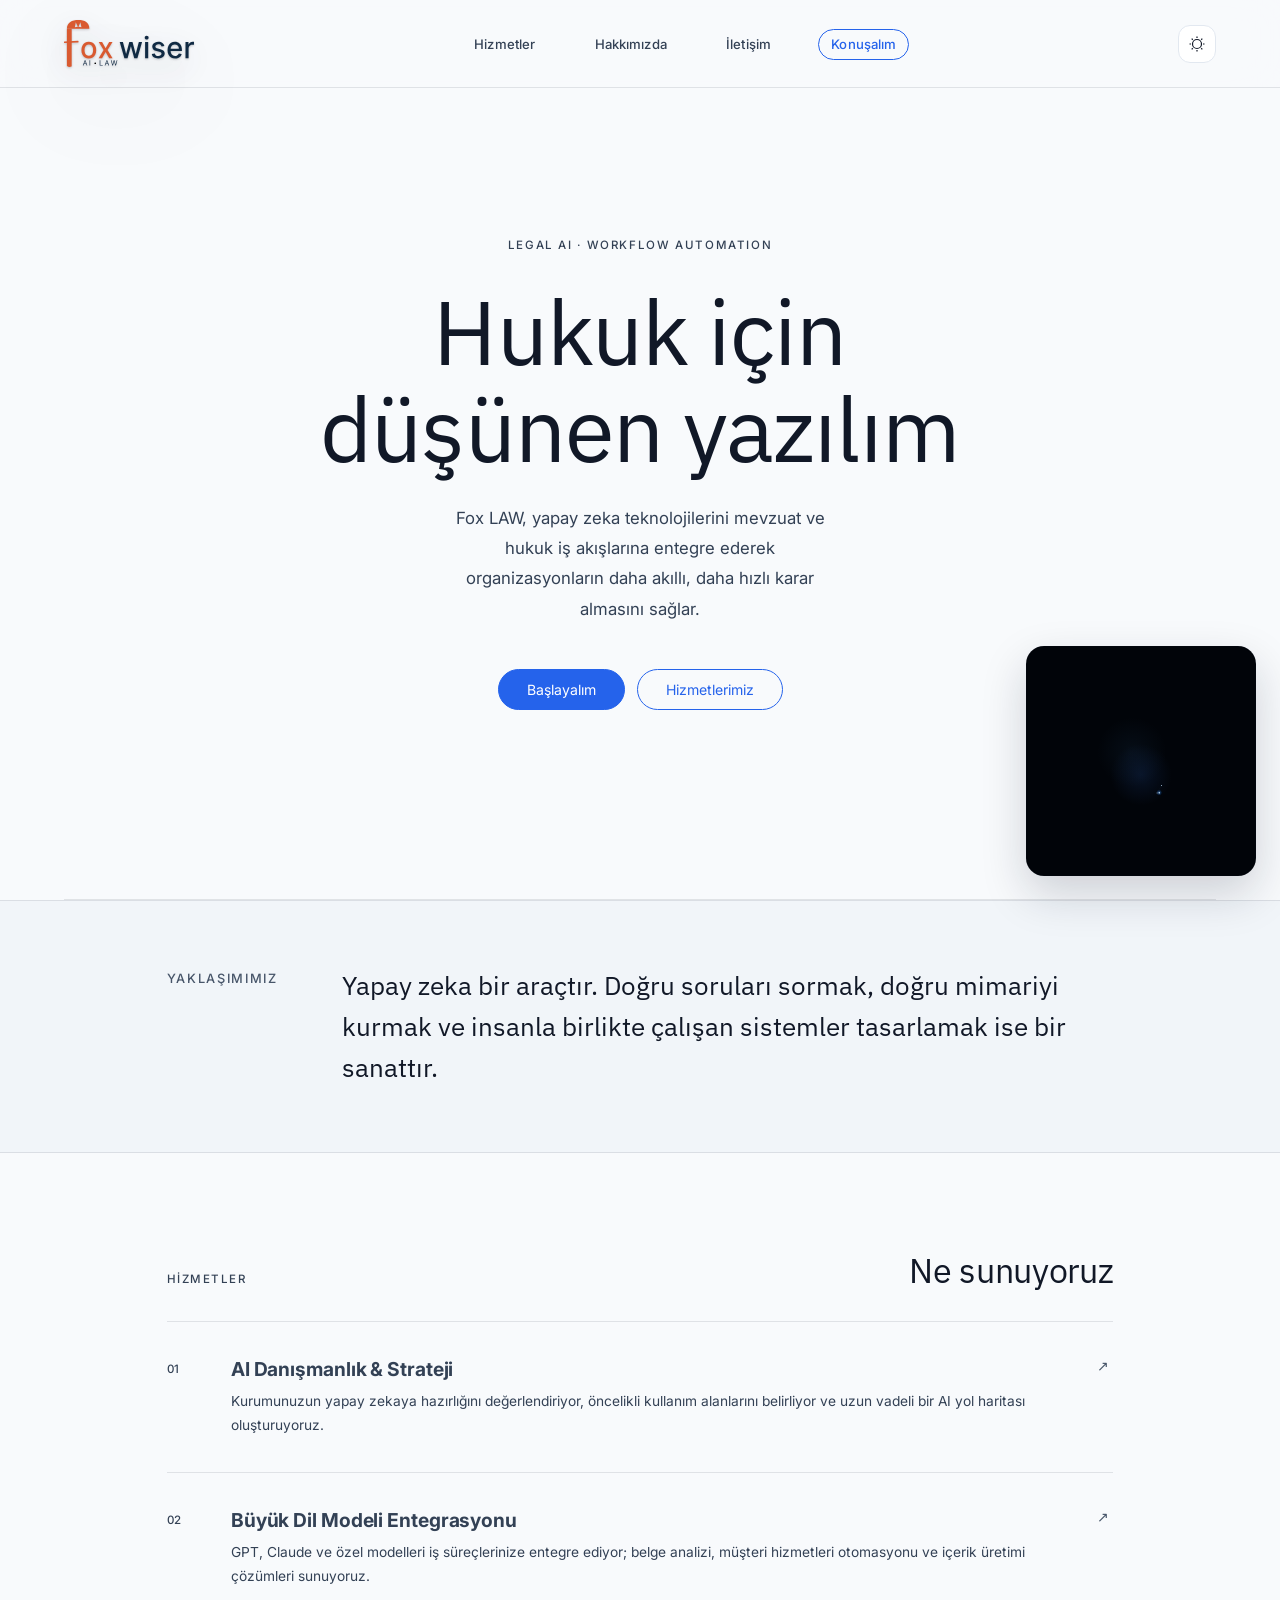
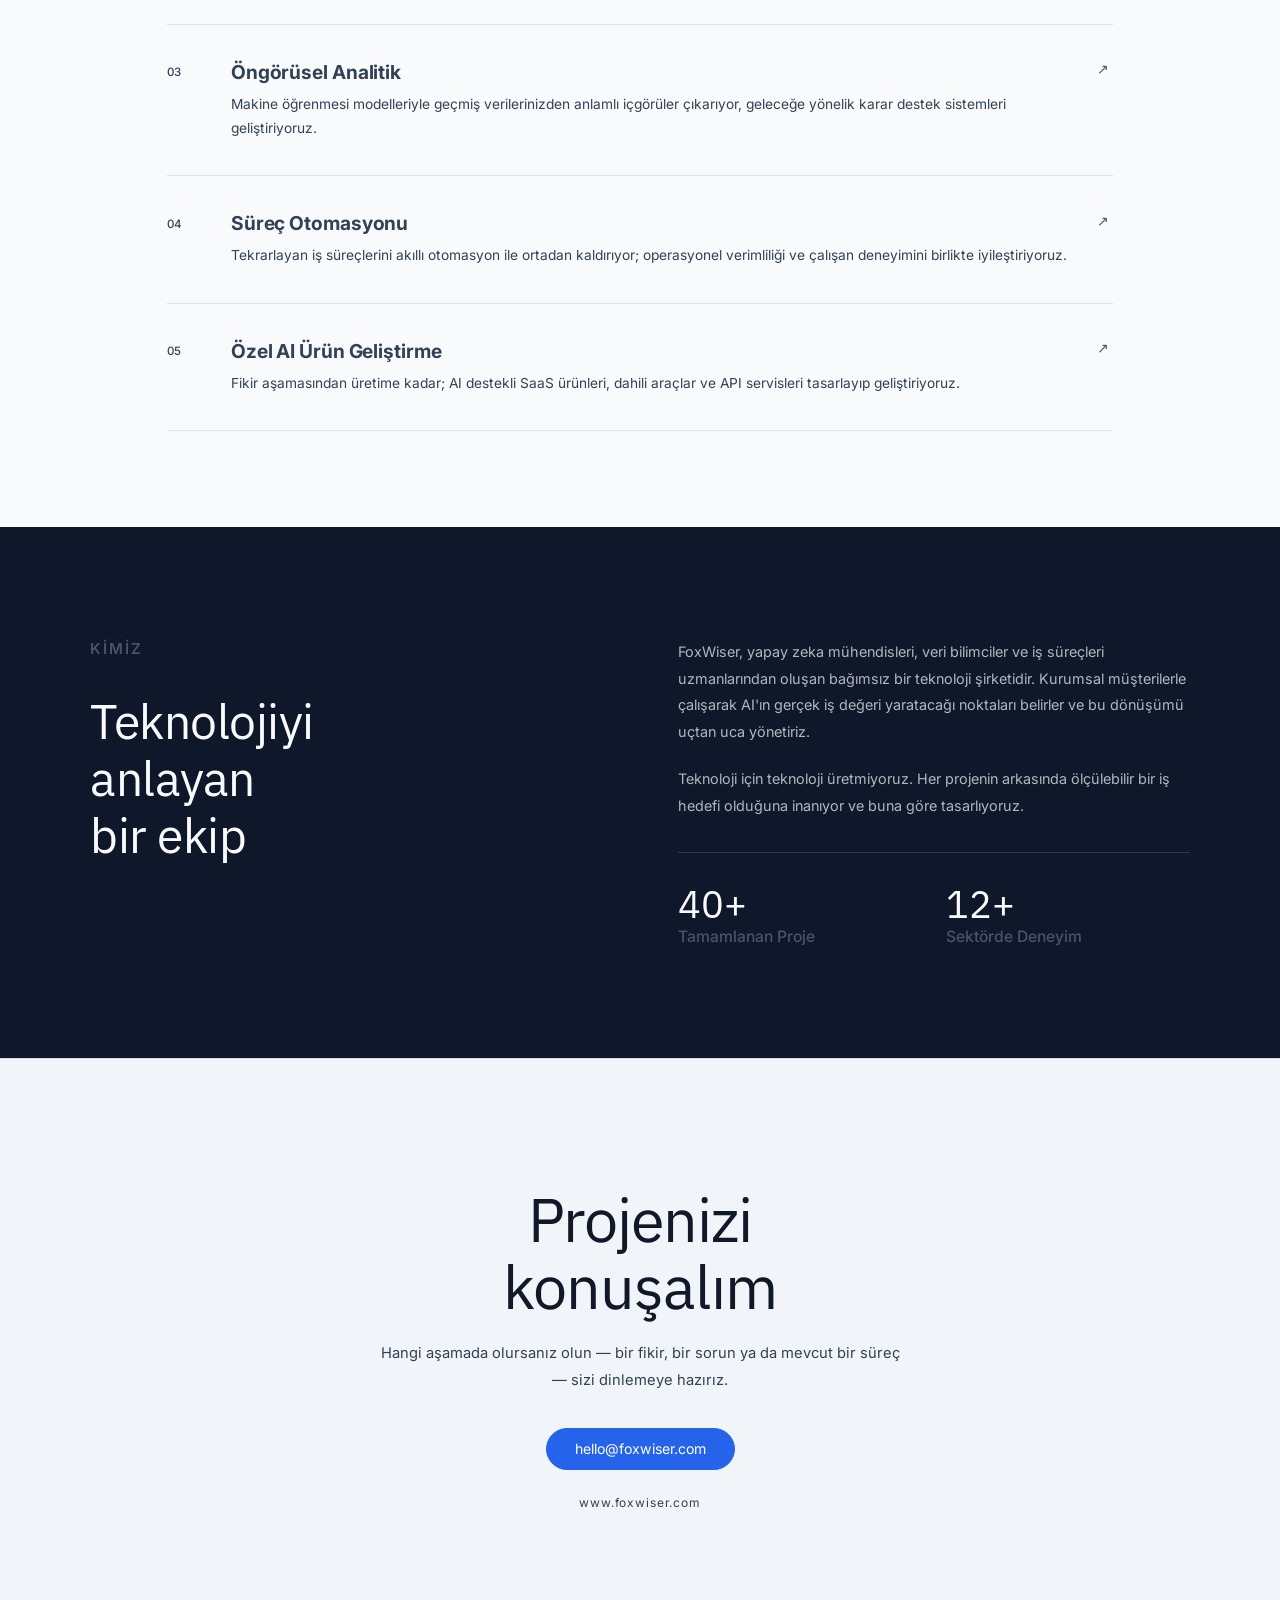
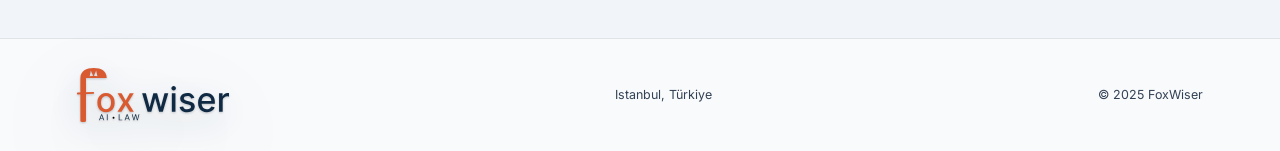
<file: index.html>
<!DOCTYPE html>

<html lang="tr">
<head>
<meta charset="utf-8"/>
<meta content="width=device-width, initial-scale=1.0" name="viewport"/>
<title>FOX LAW — Legal AI</title>
<link id="siteFavicon" rel="icon" type="image/svg+xml" sizes="any" href="favicon-light.svg">
<link id="siteFaviconPng" rel="icon" type="image/png" sizes="32x32" href="favicon-light-32.png">
<link id="siteShortcutIcon" rel="shortcut icon" href="favicon.ico">
<link id="siteAppleTouchIcon" rel="apple-touch-icon" sizes="180x180" href="favicon-light-180.png">
<link rel="manifest" href="site.webmanifest">
<link href="https://fonts.googleapis.com" rel="preconnect"/>
<link crossorigin="" href="https://fonts.gstatic.com" rel="preconnect"/>
<link href="https://fonts.googleapis.com/css2?family=Inter:wght@300;400;500;600;700&amp;family=IBM+Plex+Sans:wght@300;400;500;600;700&amp;display=swap" rel="stylesheet"/>
<link href="services.css" rel="stylesheet"/>
<link href="widget.css" rel="stylesheet"/>
<style>
*, *::before, *::after { margin: 0; padding: 0; box-sizing: border-box; }

:root {
  /* ── Typography ─────────────────────────────────────────────── */
  --serif: 'IBM Plex Sans', system-ui, -apple-system, 'Segoe UI', Roboto, Helvetica, Arial, sans-serif;
  --sans:  'Inter', system-ui, -apple-system, 'Segoe UI', Roboto, Helvetica, Arial, sans-serif;

  /* ── Brand palette (Light) ──────────────────────────────────── */
  --page:       #F8FAFC;
  --surface:    #FFFFFF;
  --surface-2:  #F1F5F9;

  --text:       #111827;
  --text-2:     #334155;
  --text-3:     #475569;
  --label:      var(--text-3);

  /* Subheading (palette: Slate) */
  --subhead:    #334155;

  --border:     #E2E8F0;
  --border-2:   #CBD5E1;

  --brand-ink:  #0F172A; /* brand anchor for dark sections */
  --on-dark:   #F8FAFC;
  --on-action: #FFFFFF;

  --action:         #2563EB;
  --action-hover:   #1D4ED8;
  --action-pressed: #1E40AF;

  --action-soft:    rgba(37, 99, 235, 0.12);
  --action-soft-2:  rgba(37, 99, 235, 0.18);

  /* Status (optional) */
  --success: #0F766E;
  --warning: #D97706;
  --error:   #DC2626;

  /* UI */
  --rule: rgba(15, 23, 42, 0.10);
  --nav-bg: rgba(248, 250, 252, 0.86);
  --nav-bg-solid: rgba(248, 250, 252, 0.96);

  /* Legacy aliases used in the template */
  --cream:   var(--page);
  --cream-2: var(--surface-2);
  --ink:     var(--text);
  --ink-60:  var(--text-2);
  --ink-30:  var(--text-3);
}

html[data-theme="dark"] {
  /* ── Brand palette (Dark) ───────────────────────────────────── */
  --page:       #0B1120;
  --surface:    #111827;
  --surface-2:  #1F2937;

  --text:       #F8FAFC;
  --text-2:     #F1F5F9;
  --text-3:     #E2E8F0;

  /* Label text (readable) */
  --label:      #F1F5F9;

  /* Subheading on dark */
  --subhead:    #F1F5F9;

  --border:     #334155;
  --border-2:   #475569;

  --brand-ink:  #0B1120;
  --on-dark:   #F8FAFC;
  --on-action: #0B1120;

  --action:         #60A5FA;
  --action-hover:   #3B82F6;
  --action-pressed: #2563EB;

  --action-soft:    rgba(96, 165, 250, 0.12);
  --action-soft-2:  rgba(96, 165, 250, 0.18);

  --rule: rgba(248, 250, 252, 0.12);
  --nav-bg: rgba(11, 17, 32, 0.72);
  --nav-bg-solid: rgba(11, 17, 32, 0.92);
}

html { scroll-behavior: smooth; }
body {
  font-family: var(--sans);
  background: var(--cream);
  color: var(--ink);
  -webkit-font-smoothing: antialiased;
  overflow-x: hidden;
}

/* ─── NAV ─── */
nav {
  position: fixed; top: 0; left: 0; right: 0; z-index: 200;
  display: flex; align-items: center; justify-content: space-between;
  padding: 0 5vw; height: 88px;
  background: var(--nav-bg);
  backdrop-filter: blur(20px) saturate(1.4);
  -webkit-backdrop-filter: blur(20px) saturate(1.4);
  border-bottom: 1px solid var(--rule);
}
.logo {
  display: inline-flex;
  align-items: center;
  gap: 10px;
  text-decoration: none;
  color: var(--text);
  z-index: 201;
}
.logo-img {
  height: clamp(46px, 3.6vw, 58px);
  width: auto;
  display: block;
}

/* Logo shadow (clean + premium) */
.logo-img,
.footer-logo-img {
  /* Stronger, still premium: contact + ambient + lift */
  filter: drop-shadow(0 1px 1px rgba(15, 23, 42, 0.22))
          drop-shadow(0 10px 18px rgba(15, 23, 42, 0.18))
          drop-shadow(0 28px 48px rgba(15, 23, 42, 0.14));
  -webkit-filter: drop-shadow(0 1px 1px rgba(15, 23, 42, 0.22))
          drop-shadow(0 10px 18px rgba(15, 23, 42, 0.18))
          drop-shadow(0 28px 48px rgba(15, 23, 42, 0.14));
}


html[data-theme="dark"] .logo-img,
html[data-theme="dark"] .footer-logo-img {
  /* Dark surfaces: tiny edge lift + deeper shadow so it doesn't feel like a sticker */
  filter: drop-shadow(0 0 0.75px rgba(255, 255, 255, 0.10))
          drop-shadow(0 2px 2px rgba(0, 0, 0, 0.55))
          drop-shadow(0 16px 32px rgba(0, 0, 0, 0.65));
  -webkit-filter: drop-shadow(0 0 0.75px rgba(255, 255, 255, 0.10))
          drop-shadow(0 2px 2px rgba(0, 0, 0, 0.55))
          drop-shadow(0 16px 32px rgba(0, 0, 0, 0.65));
}

.logo-text {
  position: absolute;
  width: 1px; height: 1px;
  padding: 0; margin: -1px;
  overflow: hidden; clip: rect(0,0,0,0);
  white-space: nowrap; border: 0;
}

/* Desktop nav */
.nav-desktop {
  display: flex;
  align-items: center;
  gap: 2.2rem;
  list-style: none;
  position: relative;
}
.nav-hover-indicator {
  position: absolute;
  top: 50%;
  left: 0;
  transform: translateY(-50%);
  height: 34px;
  border-radius: 999px;
  background: var(--action-soft);
  border: 1px solid var(--border);
  opacity: 0;
  pointer-events: none;
  z-index: 0;
  transition: all 0.18s ease;
}
.nav-desktop.has-hover .nav-hover-indicator { opacity: 1; }
.nav-desktop a {
  font-size: 0.82rem; font-weight: 500; letter-spacing: 0.01em;
  color: var(--ink-60); text-decoration: none; transition: color 0.2s;
  padding: 0.38rem 0.75rem;
  border-radius: 999px;
  position: relative;
  z-index: 1;
}
.nav-desktop a:hover { color: var(--ink); font-weight: 600; }
.nav-cta {
  color: var(--action) !important;
  border: 1px solid var(--action) !important;
  padding: 0.38rem 1.1rem; border-radius: 100px;
  transition: background 0.2s, color 0.2s, border-color 0.2s !important;

  font-weight: 600;}
.nav-cta:hover {
  background: var(--action-soft) !important;
  border-color: var(--action) !important;
  color: var(--action-hover) !important;
}

/* Hamburger */
.hamburger {
  display: none;
  flex-direction: column; justify-content: center; gap: 5px;
  width: 36px; height: 36px; cursor: pointer;
  background: none; border: none; padding: 4px; z-index: 201;
}
.hamburger span {
  display: block; height: 1.5px;
  background: var(--ink); border-radius: 2px;
  transition: transform 0.3s, opacity 0.3s, width 0.3s;
  transform-origin: center;
}
.hamburger.open span:nth-child(1) { transform: translateY(6.5px) rotate(45deg); }
.hamburger.open span:nth-child(2) { opacity: 0; }
.hamburger.open span:nth-child(3) { transform: translateY(-6.5px) rotate(-45deg); }

/* Theme toggle */
.theme-toggle{
  display: inline-flex;
  align-items: center;
  justify-content: center;
  width: 38px; height: 38px;
  border-radius: 12px;
  border: 1px solid var(--border);
  background: var(--surface);
  cursor: pointer;
  transition: background 0.2s, border-color 0.2s, transform 0.2s;
}
.theme-toggle:hover{
  background: var(--surface-2);
  border-color: var(--border-2);
}
.theme-toggle:active{ transform: translateY(1px); }
.theme-toggle svg{ width: 18px; height: 18px; fill: none; stroke: var(--text); stroke-width: 1.6; }
html[data-theme="dark"] .theme-toggle svg.sun{ display:none; }
html:not([data-theme="dark"]) .theme-toggle svg.moon{ display:none; }

/* Mobile menu */
.mobile-menu {
  display: none;
  position: fixed; top: 88px; left: 0; right: 0; bottom: 0;
  background: var(--nav-bg-solid);
  backdrop-filter: blur(20px);
  -webkit-backdrop-filter: blur(20px);
  z-index: 199;
  flex-direction: column; justify-content: center; align-items: center;
  gap: 0;
  opacity: 0; pointer-events: none;
  transition: opacity 0.3s ease;
}
.mobile-menu.open { opacity: 1; pointer-events: all; }
.mobile-menu a {
  display: block; width: 100%;
  font-family: var(--serif); font-style: italic;
  font-size: 2rem; font-weight: 500;
  color: var(--ink); text-decoration: none;
  text-align: center;
  padding: 1.1rem 2rem;
  border-bottom: 1px solid var(--rule);
  transition: color 0.2s, background 0.2s;
}
.mobile-menu a:first-child { border-top: 1px solid var(--rule); }
.mobile-menu a:hover { color: var(--ink-60); }
.mobile-menu .m-cta {
  margin-top: 2rem;
  font-family: var(--sans); font-style: normal;
  font-size: 0.95rem;
  background: var(--ink); color: var(--cream) !important;
  border-radius: 100px;
  width: auto; padding: 0.8rem 2.5rem;
  border: none;
}

/* ─── HERO ─── */
.hero {
  min-height: 100svh;
  display: flex; flex-direction: column;
  align-items: center; justify-content: center;
  text-align: center;
  padding: 9rem 6vw 6rem;
  position: relative;
}
.hero-eyebrow {
  font-size: 0.72rem; font-weight: 500;
  letter-spacing: 0.14em; text-transform: uppercase;
  color: var(--ink-60); margin-bottom: 2rem;
  opacity: 0; animation: rise 0.9s 0.15s cubic-bezier(0.22,1,0.36,1) forwards;
}
.hero h1 {
  font-family: var(--serif); font-weight: 400;
  font-size: clamp(2.6rem, 7vw, 5.8rem);
  line-height: 1.08; letter-spacing: -0.01em;
  max-width: 800px; margin: 0 auto 1.6rem;
  opacity: 0; animation: rise 1s 0.3s cubic-bezier(0.22,1,0.36,1) forwards;
}
.hero h1 em { font-style: italic; color: var(--ink-60); }
.hero-sub {
  font-size: clamp(0.95rem, 2.5vw, 1.05rem); font-weight: 400;
  line-height: 1.8; color: var(--ink-60);
  max-width: 420px; margin: 0 auto 2.8rem;
  padding: 0 1rem;
  opacity: 0; animation: rise 1s 0.45s cubic-bezier(0.22,1,0.36,1) forwards;
}
.hero-actions {
  display: flex; align-items: center; justify-content: center;
  gap: 0.75rem; flex-wrap: wrap;
  padding: 0 1rem;
  opacity: 0; animation: rise 1s 0.6s cubic-bezier(0.22,1,0.36,1) forwards;
}
.btn {
  font-family: var(--sans); font-size: 0.88rem; font-weight: 400;
  text-decoration: none; border-radius: 100px;
  padding: 0.7rem 1.75rem;
  transition: all 0.22s ease;
  display: inline-block; white-space: nowrap;
}
.btn-dark  { background: var(--action); color: var(--on-action); border: 1px solid var(--action); }
.btn-dark:hover  { background: var(--action-hover); border-color: var(--action-hover); box-shadow: 0 6px 22px rgba(15,23,42,0.18); transform: translateY(-1px); }
.btn-dark:active { background: var(--action-pressed); border-color: var(--action-pressed); transform: translateY(0); box-shadow: none; }
.btn-outline { background: transparent; color: var(--action); border: 1px solid var(--action); }
.btn-outline:hover { background: var(--action-soft); border-color: var(--action-hover); color: var(--action-hover); }
.btn-outline:active { background: var(--action-soft-2); border-color: var(--action-pressed); color: var(--action-pressed); }
.hero-rule { position: absolute; bottom: 0; left: 5vw; right: 5vw; height: 1px; background: var(--rule); }

@keyframes rise {
  from { opacity: 0; transform: translateY(22px); }
  to   { opacity: 1; transform: translateY(0); }
}

/* ─── INTRO ─── */
.intro-wrap { background: var(--cream-2); border-top: 1px solid var(--rule); border-bottom: 1px solid var(--rule); }
.intro-strip {
  max-width: 1100px; margin: 0 auto;
  padding: 4rem 6vw;
  display: flex; align-items: flex-start; gap: 5vw;
}
.intro-label {
  font-size: 0.80rem; font-weight: 500;
  letter-spacing: 0.13em; text-transform: uppercase;
  color: var(--label); padding-top: 0.35rem;
  min-width: 80px; flex-shrink: 0;
}
.intro-text {
  font-family: var(--serif);
  font-size: clamp(1.15rem, 2.5vw, 1.65rem);
  font-weight: 400; line-height: 1.55; color: var(--ink);
}
.intro-text em { font-style: italic; color: var(--ink-60); }

/* ─── SERVICES ─── */
.services { max-width: 1100px; margin: 0 auto; padding: 6rem 6vw; }
.section-header {
  display: flex; align-items: baseline; justify-content: space-between;
  padding-bottom: 1.8rem; border-bottom: 1px solid var(--rule);
}
.section-tag {
  font-size: 0.72rem; font-weight: 500;
  letter-spacing: 0.13em; text-transform: uppercase; color: var(--ink-60);
}
.section-title {
  font-family: var(--serif); font-weight: 400;
  font-size: clamp(1.4rem, 3vw, 2.1rem); letter-spacing: -0.01em;
}
.service-list { list-style: none; }
.service-item {
  display: grid; grid-template-columns: 40px 1fr 20px;
  gap: 0 1.5rem; padding: 2.2rem 0;
  border-bottom: 1px solid var(--rule);
  position: relative;
  cursor: pointer;
}

.service-item::after {
  content: ''; position: absolute;
  left: -6vw; right: -6vw; top: 0; bottom: 0;
  background: var(--cream-2); opacity: 0;
  transition: opacity 0.2s; z-index: -1;
}
.service-item:hover::after { opacity: 1; }
.svc-num { font-size: 0.72rem; color: var(--ink-60); font-weight: 500; padding-top: 0.2rem; line-height: 1.6; }
.svc-body h3 {
  font-family: var(--sans);
  font-size: clamp(1rem, 2vw, 1.2rem);
  font-weight: 700;
  color: var(--subhead);
  margin-bottom: 0.5rem; letter-spacing: -0.005em;
}
.service-title{
  color: inherit;
  text-decoration: none;
}
.service-title:hover{
  color: var(--action-hover);
}
.svc-body p {
  font-size: 0.86rem; font-weight: 400;
  color: var(--ink-60); line-height: 1.75;
}
.svc-arrow {
  font-size: 0.85rem;
  color: var(--ink-30);
  padding-top: 0.2rem;
  align-self: start;
  transition: color 0.2s, transform 0.2s, background 0.2s;
  background: transparent;
  border: 0;
  cursor: pointer;
  line-height: 1;
}
.svc-arrow:focus-visible { outline: 2px solid var(--action); outline-offset: 3px; border-radius: 10px; }
.service-item:hover .svc-arrow { color: var(--action); transform: translateY(-1px); }
.service-item:hover .svc-arrow { color: var(--ink); transform: translate(3px,-3px); }

/* ─── ABOUT ─── */
.about { background: var(--brand-ink); color: var(--on-dark); padding: 7rem 6vw; }
.about-inner {
  max-width: 1100px; margin: 0 auto;
  display: grid; grid-template-columns: 1fr 1fr;
  gap: 6vw; align-items: start;
}
.about-label { font-size: 0.94rem; font-weight: 600; letter-spacing: 0.13em; text-transform: uppercase; color: var(--label); margin-bottom: 2.2rem; }
.about h2 {
  font-family: var(--serif); font-weight: 400;
  font-size: clamp(1.8rem, 4vw, 3rem);
  line-height: 1.18; letter-spacing: -0.01em;
}
.about h2 em { font-style: italic; color: rgba(248,250,252,0.55); }
.about-right p {
  font-size: 0.9rem; font-weight: 400;
  line-height: 1.85; color: rgba(248,250,252,0.70);
  margin-bottom: 1.3rem;
}
.about-rule { height: 1px; background: rgba(248,250,252,0.14); margin: 2rem 0; }
.about-stats { display: grid; grid-template-columns: 1fr 1fr; gap: 1.5rem; }
.stat-num {
  font-family: var(--serif); font-size: 2.4rem; font-weight: 400;
  color: var(--cream); line-height: 1; margin-bottom: 0.25rem;
}
.stat-label { font-size: 0.98rem; font-weight: 500; color: var(--label); }

/* ─── PRINCIPLES ─── */
.principles { max-width: 1100px; margin: 0 auto; padding: 6rem 6vw; }
.principles-grid {
  display: grid; grid-template-columns: repeat(3, 1fr);
  gap: 1px; background: var(--rule);
  border: 1px solid var(--rule); margin-top: 2.5rem;
}
.p-card { background: var(--cream); padding: 2.4rem 1.8rem; transition: background 0.2s; }
.p-card:hover { background: var(--cream-2); }
.p-num { font-size: 0.7rem; color: var(--ink-60); font-weight: 500; letter-spacing: 0.08em; margin-bottom: 1.5rem; }
.p-card h3 {
  font-family: var(--serif); font-size: 1.1rem; font-weight: 400;
  margin-bottom: 0.75rem; line-height: 1.3;
}
.p-card p { font-size: 0.84rem; font-weight: 400; color: var(--ink-60); line-height: 1.75; }

/* ─── CTA ─── */
.cta-section {
  background: var(--cream-2); border-top: 1px solid var(--rule);
  padding: 8rem 6vw; text-align: center;
}
.cta-inner { max-width: 520px; margin: 0 auto; }
.cta-inner h2 {
  font-family: var(--serif); font-weight: 400;
  font-size: clamp(2rem, 5vw, 3.8rem);
  line-height: 1.1; letter-spacing: -0.015em; margin-bottom: 1.2rem;
}
.cta-inner h2 em { font-style: italic; color: var(--ink-60); }
.cta-inner p {
  font-size: 0.92rem; font-weight: 400;
  color: var(--ink-60); line-height: 1.8; margin-bottom: 2.2rem;
}
.cta-domain {
  display: block; font-size: 0.75rem; font-weight: 400;
  color: var(--ink-60); letter-spacing: 0.07em; margin-top: 1.6rem;
}

/* ─── FOOTER ─── */
footer {
  background: var(--cream); border-top: 1px solid var(--rule);
  padding: 1.8rem 6vw;
  display: flex; align-items: center; justify-content: space-between;
  flex-wrap: wrap; gap: 0.75rem;
}
.footer-logo { display: inline-flex; align-items: center; gap: 10px; text-decoration: none; color: var(--text); }
.footer-logo-img { height: 54px; width: auto; display: block; }
.footer-mid, .footer-right { font-size: 0.78rem; color: var(--ink-60); }

/* ─── REVEAL ─── */
.reveal {
  opacity: 0; transform: translateY(16px);
  transition: opacity 0.75s cubic-bezier(0.22,1,0.36,1),
              transform 0.75s cubic-bezier(0.22,1,0.36,1);
}
.reveal.visible { opacity: 1; transform: translateY(0); }

/* ─── MOBILE ─── */
@media (max-width: 767px) {
  nav { height: 80px; }
  .logo-img { height: 44px; }
  .footer-logo-img { height: 48px; }

  /* Show hamburger, hide desktop nav */
  .nav-desktop { display: none; }
  .hamburger  { display: flex; }
  .mobile-menu { display: flex; top: 80px; }

  /* Hero */
  .hero { padding: 7rem 6vw 5rem; min-height: 100svh; }
  .hero h1 { font-size: clamp(2.4rem, 11vw, 3.2rem); }
  .hero-sub { font-size: 0.97rem; max-width: 100%; }
  .hero-actions { flex-direction: column; align-items: stretch; width: 100%; max-width: 320px; margin: 0 auto; }
  .btn { text-align: center; padding: 0.85rem 1.5rem; font-size: 0.92rem; }

  /* Intro */
  .intro-strip { flex-direction: column; gap: 0.75rem; padding: 3rem 6vw; }
  .intro-label { padding-top: 0; }
  .intro-text { font-size: clamp(1.15rem, 5vw, 1.4rem); }

  /* Services */
  .services { padding: 4.5rem 6vw; }
  .section-header { flex-direction: column; gap: 0.5rem; align-items: flex-start; }
  .service-item { grid-template-columns: 32px 1fr; gap: 0 1rem; padding: 1.8rem 0; }
  .svc-arrow { display: none; }
  .service-item::after { left: -6vw; right: -6vw; }

  /* About */
  .about { padding: 5rem 6vw; }
  .about-inner { grid-template-columns: 1fr; gap: 2.5rem; }
  .about h2 { font-size: clamp(1.8rem, 8vw, 2.4rem); }

  /* Principles */
  .principles { padding: 4.5rem 6vw; }
  .principles-grid { grid-template-columns: 1fr; }
  .p-card { padding: 2rem 1.6rem; }

  /* CTA */
  .cta-section { padding: 5.5rem 6vw; }
  .cta-inner h2 { font-size: clamp(2rem, 9vw, 2.8rem); }
  .cta-inner .btn { width: 100%; text-align: center; }

  /* Footer */
  footer { flex-direction: column; align-items: flex-start; gap: 0.4rem; }
  .footer-mid { order: 3; }
}

@media (max-width: 400px) {
  .hero h1 { font-size: clamp(2rem, 12vw, 2.6rem); }
}

/* ── Copy toast ─────────────────────────────────────────────── */
.copy-toast{
  position: fixed;
  left: 50%;
  bottom: 22px;
  transform: translateX(-50%);
  background: var(--surface);
  color: var(--text);
  border: 1px solid var(--border);
  padding: 10px 14px;
  border-radius: 999px;
  box-shadow: 0 12px 30px rgba(15,23,42,0.20);
  font-size: 0.9rem;
  opacity: 0;
  pointer-events: none;
  transition: opacity .18s ease, transform .18s ease;
  z-index: 9999;
}
.copy-toast.show{
  opacity: 1;
  transform: translateX(-50%) translateY(-4px);
}

html[data-theme="dark"] .intro-label,
html[data-theme="dark"] .about-label,
html[data-theme="dark"] .stat-label {
  text-shadow: 0 1px 0 rgba(0,0,0,0.35);
}
</style>
</head>
<body>
<!-- NAV -->
<nav>
<a aria-label="FoxWiser" class="logo" href="index.html">
<img alt="FoxWiser logo" class="logo-img" data-logo-dark="foxwiserlaw-header-dark.svg" data-logo-dark-mobile="foxwiserlaw-mobile-dark.svg" data-logo-light="foxwiserlaw-header-light.svg" data-logo-light-mobile="foxwiserlaw-mobile-light.svg" src="foxwiserlaw-header-light.svg"/>
<span class="logo-text">FoxWiser</span>
</a>
<!-- Desktop -->
<ul class="nav-desktop">
<li aria-hidden="true" class="nav-hover-indicator"></li>
<li><a href="#services">Hizmetler</a></li>
<li><a href="#about">Hakkımızda</a></li>
<li><a href="#contact">İletişim</a></li>
<li><a class="nav-cta" href="#contact">Konuşalım</a></li>
</ul>
<!-- Theme toggle -->
<button aria-label="Tema değiştir" class="theme-toggle" id="themeToggle" title="Light / Dark">
<svg aria-hidden="true" class="sun" viewbox="0 0 24 24"><path d="M12 18a6 6 0 1 0 0-12 6 6 0 0 0 0 12Z"></path><path d="M12 2v2M12 20v2M4.93 4.93l1.41 1.41M17.66 17.66l1.41 1.41M2 12h2M20 12h2M4.93 19.07l1.41-1.41M17.66 6.34l1.41-1.41"></path></svg>
<svg aria-hidden="true" class="moon" viewbox="0 0 24 24"><path d="M21 12.6A8.5 8.5 0 1 1 11.4 3a6.5 6.5 0 1 0 9.6 9.6Z"></path></svg>
</button>
<!-- Hamburger -->
<button aria-label="Menüyü aç" class="hamburger" id="hamburger">
<span></span><span></span><span></span>
</button>
</nav>
<!-- Mobile Menu -->
<div class="mobile-menu" id="mobileMenu">
<a class="m-link" href="#services">Hizmetler</a>
<a class="m-link" href="#about">Hakkımızda</a>
<a class="m-link" href="#contact">İletişim</a>
<a class="m-cta m-link" href="#contact">Konuşalım</a>
</div>
<!-- HERO -->
<section class="hero">
<span class="hero-eyebrow">Legal AI · Workflow AutomatIon</span>
<h1>Hukuk için<br/>düşünen yazılım</h1>
<p class="hero-sub">
    Fox LAW, yapay zeka teknolojilerini mevzuat ve hukuk iş akışlarına entegre ederek
    organizasyonların daha akıllı, daha hızlı karar almasını sağlar.
  </p>
<div class="hero-actions">
<a class="btn btn-dark" href="#contact">Başlayalım</a>
<a class="btn btn-outline" href="#services">Hizmetlerimiz</a>
</div>
<div class="hero-rule"></div>
</section>
<!-- INTRO -->
<div class="intro-wrap">
<div class="intro-strip reveal">
<span class="intro-label">Yaklaşımımız</span>
<p class="intro-text">
      Yapay zeka bir araçtır. Doğru soruları sormak,
      doğru mimariyi kurmak ve insanla birlikte çalışan
      sistemler tasarlamak ise bir sanattır.
    </p>
</div>
</div>
<!-- SERVICES -->
<section class="services" id="services">
<div class="section-header reveal">
<span class="section-tag">Hizmetler</span>
<h2 class="section-title">Ne sunuyoruz</h2>
</div>
<ul class="service-list">
<li class="service-item reveal">
<span class="svc-num">01</span>
<div class="svc-body">
<h3><a class="service-title" href="service-01.html">AI Danışmanlık &amp; Strateji</a></h3>
<p>Kurumunuzun yapay zekaya hazırlığını değerlendiriyor, öncelikli kullanım alanlarını belirliyor ve uzun vadeli bir AI yol haritası oluşturuyoruz.</p>
</div>
<button aria-label="Bağlantıyı kopyala" class="svc-arrow" title="Bağlantıyı kopyala" type="button">↗</button>
</li>
<li class="service-item reveal">
<span class="svc-num">02</span>
<div class="svc-body">
<h3><a class="service-title" href="service-02.html">Büyük Dil Modeli Entegrasyonu</a></h3>
<p>GPT, Claude ve özel modelleri iş süreçlerinize entegre ediyor; belge analizi, müşteri hizmetleri otomasyonu ve içerik üretimi çözümleri sunuyoruz.</p>
</div>
<button aria-label="Bağlantıyı kopyala" class="svc-arrow" title="Bağlantıyı kopyala" type="button">↗</button>
</li>
<li class="service-item reveal">
<span class="svc-num">03</span>
<div class="svc-body">
<h3><a class="service-title" href="service-03.html">Öngörüsel Analitik</a></h3>
<p>Makine öğrenmesi modelleriyle geçmiş verilerinizden anlamlı içgörüler çıkarıyor, geleceğe yönelik karar destek sistemleri geliştiriyoruz.</p>
</div>
<button aria-label="Bağlantıyı kopyala" class="svc-arrow" title="Bağlantıyı kopyala" type="button">↗</button>
</li>
<li class="service-item reveal">
<span class="svc-num">04</span>
<div class="svc-body">
<h3><a class="service-title" href="service-04.html">Süreç Otomasyonu</a></h3>
<p>Tekrarlayan iş süreçlerini akıllı otomasyon ile ortadan kaldırıyor; operasyonel verimliliği ve çalışan deneyimini birlikte iyileştiriyoruz.</p>
</div>
<button aria-label="Bağlantıyı kopyala" class="svc-arrow" title="Bağlantıyı kopyala" type="button">↗</button>
</li>
<li class="service-item reveal">
<span class="svc-num">05</span>
<div class="svc-body">
<h3><a class="service-title" href="service-05.html">Özel AI Ürün Geliştirme</a></h3>
<p>Fikir aşamasından üretime kadar; AI destekli SaaS ürünleri, dahili araçlar ve API servisleri tasarlayıp geliştiriyoruz.</p>
</div>
<button aria-label="Bağlantıyı kopyala" class="svc-arrow" title="Bağlantıyı kopyala" type="button">↗</button>
</li>
</ul>
</section>
<!-- ABOUT -->
<section class="about" id="about">
<div class="about-inner">
<div class="reveal">
<p class="about-label">Kimiz</p>
<h2>Teknolojiyi<br/>anlayan<br/>bir ekip</h2>
</div>
<div class="about-right reveal">
<p>FoxWiser, yapay zeka mühendisleri, veri bilimciler ve iş süreçleri uzmanlarından oluşan bağımsız bir teknoloji şirketidir. Kurumsal müşterilerle çalışarak AI'ın gerçek iş değeri yaratacağı noktaları belirler ve bu dönüşümü uçtan uca yönetiriz.</p>
<p>Teknoloji için teknoloji üretmiyoruz. Her projenin arkasında ölçülebilir bir iş hedefi olduğuna inanıyor ve buna göre tasarlıyoruz.</p>
<div class="about-rule"></div>
<div class="about-stats">
<div>
<div class="stat-num">40+</div>
<div class="stat-label">Tamamlanan Proje</div>
</div>
<div>
<div class="stat-num">12+</div>
<div class="stat-label">Sektörde Deneyim</div>
</div>
</div>
</div>
</div>
</section>
<!-- CTA -->
<section class="cta-section" id="contact">
<div class="cta-inner reveal">
<h2>Projenizi<br/>konuşalım</h2>
<p>Hangi aşamada olursanız olun — bir fikir, bir sorun ya da mevcut bir süreç — sizi dinlemeye hazırız.</p>
<a class="btn btn-dark" href="mailto:hello@foxwiser.com">hello@foxwiser.com</a>
<span class="cta-domain">www.foxwiser.com</span>
</div>
</section>
<!-- FOOTER -->
<footer>
<a aria-label="FoxWiser" class="footer-logo" href="#">
<img alt="FoxWiser logo" class="footer-logo-img" data-logo-dark="foxwiserlaw-header-dark.svg" data-logo-light="foxwiserlaw-header-light.svg" src="foxwiserlaw-header-light.svg"/>
<span class="logo-text">FoxWiser</span>
</a>
<span class="footer-mid">Istanbul, Türkiye</span>
<span class="footer-right">© 2025 FoxWiser</span>
</footer>
<script>
  /* ── Hamburger toggle ── */
  const ham  = document.getElementById('hamburger');
  const menu = document.getElementById('mobileMenu');

  ham.addEventListener('click', () => {
    const open = ham.classList.toggle('open');
    menu.classList.toggle('open', open);
    document.body.style.overflow = open ? 'hidden' : '';
  });

  // Close on link click
  document.querySelectorAll('.m-link').forEach(a => {
    a.addEventListener('click', () => {
      ham.classList.remove('open');
      menu.classList.remove('open');
      document.body.style.overflow = '';
    });
  });

/* ── Theme + responsive brand assets ── */
const root = document.documentElement;
const toggle = document.getElementById('themeToggle');
const brandMediaQuery = window.matchMedia('(max-width: 767px)');

const updateBrandAssets = () => {
  const isDark = root.getAttribute('data-theme') === 'dark';
  const isMobile = brandMediaQuery.matches;

  document.querySelectorAll('img[data-logo-light]').forEach(img => {
    const nextSrc = (isMobile && img.dataset.logoLightMobile)
      ? (isDark ? img.dataset.logoDarkMobile : img.dataset.logoLightMobile)
      : (isDark ? img.dataset.logoDark : img.dataset.logoLight);
    img.src = nextSrc;
  });

  const faviconSvg = document.getElementById('siteFavicon');
  const faviconPng = document.getElementById('siteFaviconPng');
  const appleTouch = document.getElementById('siteAppleTouchIcon');

  if (faviconSvg) faviconSvg.href = isDark ? 'favicon-dark.svg' : 'favicon-light.svg';
  if (faviconPng) faviconPng.href = isDark ? 'favicon-dark-32.png' : 'favicon-light-32.png';
  if (appleTouch) appleTouch.href = isDark ? 'favicon-dark-180.png' : 'favicon-light-180.png';
};

const applyTheme = (t) => {
  if (t === 'dark') root.setAttribute('data-theme','dark');
  else root.removeAttribute('data-theme');
  updateBrandAssets();
};

const savedTheme = localStorage.getItem('theme');
if (savedTheme) applyTheme(savedTheme);
else updateBrandAssets();

toggle?.addEventListener('click', () => {
  const isDark = root.getAttribute('data-theme') === 'dark';
  const next = isDark ? 'light' : 'dark';
  applyTheme(next === 'dark' ? 'dark' : 'light');
  localStorage.setItem('theme', next);
});

if (typeof brandMediaQuery.addEventListener === 'function') {
  brandMediaQuery.addEventListener('change', updateBrandAssets);
} else if (typeof brandMediaQuery.addListener === 'function') {
  brandMediaQuery.addListener(updateBrandAssets);
}

  /* ── Desktop nav hover indicator ── */
  (() => {
    const nav = document.querySelector('.nav-desktop');
    const indicator = nav?.querySelector('.nav-hover-indicator');
    if (!nav || !indicator) return;

    const links = Array.from(nav.querySelectorAll('a')).filter(a => !a.classList.contains('nav-cta'));
    let last = null;

    const moveTo = (el) => {
      const navRect = nav.getBoundingClientRect();
      const r = el.getBoundingClientRect();
      indicator.style.width = r.width + 'px';
      indicator.style.left = (r.left - navRect.left) + 'px';
    };

    const activate = (el) => {
      last = el;
      nav.classList.add('has-hover');
      moveTo(el);
    };

    links.forEach(a => {
      a.addEventListener('mouseenter', () => activate(a));
      a.addEventListener('focus', () => activate(a));
    });

    nav.addEventListener('mouseleave', () => nav.classList.remove('has-hover'));
    window.addEventListener('resize', () => { if (last) moveTo(last); });
  })();

  /* ── Scroll reveal ── */
  const obs = new IntersectionObserver(entries => {
    entries.forEach(entry => {
      if (entry.isIntersecting) {
        entry.target.classList.add('visible');
        obs.unobserve(entry.target);
      }
    });
  }, { threshold: 0.06, rootMargin: '0px 0px -10px 0px' });

  document.querySelectorAll('.reveal').forEach((el, i) => {
    el.style.transitionDelay = (i % 3) * 0.07 + 's';
    obs.observe(el);
  });

  /* ── Services: row click + arrow copies link ── */
  const toast = (() => {
    const el = document.createElement('div');
    el.className = 'copy-toast';
    el.textContent = 'Link kopyalandı';
    document.body.appendChild(el);
    let t;
    return {
      show(msg='Link kopyalandı'){
        el.textContent = msg;
        el.classList.add('show');
        clearTimeout(t);
        t = setTimeout(()=> el.classList.remove('show'), 1400);
      }
    };
  })();

  document.querySelectorAll('.service-item').forEach(li => {
    const a = li.querySelector('a.service-title');
    const href = a ? a.getAttribute('href') : null;

    li.addEventListener('click', (e) => {
      if (e.target.closest('.svc-arrow')) return;
      if (!href) return;
      window.location.href = href;
    });

    const arrow = li.querySelector('.svc-arrow');
    if (arrow && href) {
      arrow.addEventListener('click', async (e) => {
        e.preventDefault();
        e.stopPropagation();
        const abs = new URL(href, window.location.href).href;
        try {
          await navigator.clipboard.writeText(abs);
          toast.show('Link kopyalandı');
        } catch (err) {
          const tmp = document.createElement('textarea');
          tmp.value = abs;
          document.body.appendChild(tmp);
          tmp.select();
          document.execCommand('copy');
          tmp.remove();
          toast.show('Link kopyalandı');
        }
      });
    }
  });
</script>
</section>
<div class="synaptic-widget" aria-label="Synaptic fox animation">
  <iframe src="synaptic_fox_dynamic.html" title="Synaptic fox animation" loading="lazy"></iframe>
</div>
</body>
</html>
</file>
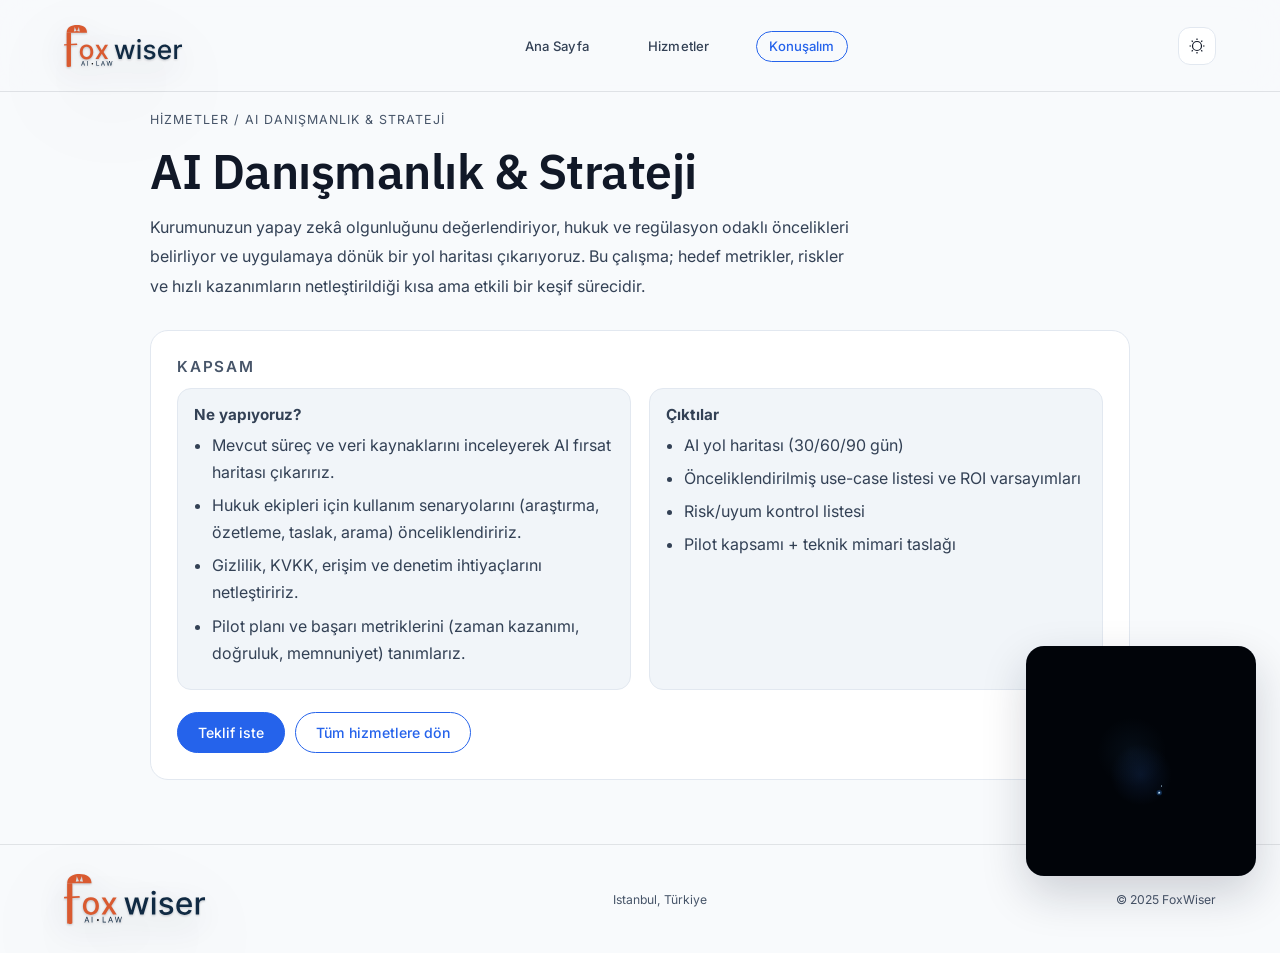
<file: service-01.html>
<!DOCTYPE html>

<html lang="tr">
<head>
<meta charset="utf-8"/>
<meta content="width=device-width, initial-scale=1.0" name="viewport"/>
<title>AI Danışmanlık &amp; Strateji — FOX LAW</title>
<link id="siteFavicon" rel="icon" type="image/svg+xml" sizes="any" href="favicon-light.svg">
<link id="siteFaviconPng" rel="icon" type="image/png" sizes="32x32" href="favicon-light-32.png">
<link id="siteShortcutIcon" rel="shortcut icon" href="favicon.ico">
<link id="siteAppleTouchIcon" rel="apple-touch-icon" sizes="180x180" href="favicon-light-180.png">
<link rel="manifest" href="site.webmanifest">
<link href="https://fonts.googleapis.com" rel="preconnect"/>
<link crossorigin="" href="https://fonts.gstatic.com" rel="preconnect"/>
<link href="https://fonts.googleapis.com/css2?family=Inter:wght@300;400;500;600;700&amp;family=IBM+Plex+Sans:wght@300;400;500;600;700&amp;display=swap" rel="stylesheet"/>
<link href="service-detail.css" rel="stylesheet"/>
<link href="widget.css" rel="stylesheet"/>
</head>
<body>
<nav>
<a aria-label="FoxWiser" class="logo" href="index.html">
<img alt="FoxWiser logo" class="logo-img" data-logo-dark="foxwiserlaw-header-dark.svg" data-logo-dark-mobile="foxwiserlaw-mobile-dark.svg" data-logo-light="foxwiserlaw-header-light.svg" data-logo-light-mobile="foxwiserlaw-mobile-light.svg" src="foxwiserlaw-header-light.svg"/>
<span class="logo-text">FoxWiser</span>
</a>
<ul aria-label="Üst menü" class="nav-desktop">
<li aria-hidden="true" class="nav-hover-indicator"></li>
<li><a href="index.html">Ana Sayfa</a></li>
<li><a href="index.html#services">Hizmetler</a></li>
<li><a class="nav-cta" href="index.html#contact">Konuşalım</a></li>
</ul>
<button aria-label="Tema değiştir" class="theme-toggle" id="themeToggle" title="Light / Dark">
<svg aria-hidden="true" class="sun" viewbox="0 0 24 24"><path d="M12 18a6 6 0 1 0 0-12 6 6 0 0 0 0 12Z"></path><path d="M12 2v2M12 20v2M4.93 4.93l1.41 1.41M17.66 17.66l1.41 1.41M2 12h2M20 12h2M4.93 19.07l1.41-1.41M17.66 6.34l1.41-1.41"></path></svg>
<svg aria-hidden="true" class="moon" viewbox="0 0 24 24"><path d="M21 12.6A8.5 8.5 0 1 1 11.4 3a6.5 6.5 0 1 0 9.6 9.6Z"></path></svg>
</button>
</nav>
<main>
<div class="container">
<div class="breadcrumb">Hizmetler / AI Danışmanlık &amp; Strateji</div>
<h1 class="page-title">AI Danışmanlık &amp; Strateji</h1>
<p class="page-lead">Kurumunuzun yapay zekâ olgunluğunu değerlendiriyor, hukuk ve regülasyon odaklı öncelikleri belirliyor ve uygulamaya dönük bir yol haritası çıkarıyoruz. Bu çalışma; hedef metrikler, riskler ve hızlı kazanımların netleştirildiği kısa ama etkili bir keşif sürecidir.</p>
<section class="detail-card">
<h2>Kapsam</h2>
<div class="detail-grid">
<div class="detail-item">
<h3>Ne yapıyoruz?</h3>
<ul>
<li>Mevcut süreç ve veri kaynaklarını inceleyerek AI fırsat haritası çıkarırız.</li>
<li>Hukuk ekipleri için kullanım senaryolarını (araştırma, özetleme, taslak, arama) önceliklendiririz.</li>
<li>Gizlilik, KVKK, erişim ve denetim ihtiyaçlarını netleştiririz.</li>
<li>Pilot planı ve başarı metriklerini (zaman kazanımı, doğruluk, memnuniyet) tanımlarız.</li>
</ul>
</div>
<div class="detail-item">
<h3>Çıktılar</h3>
<ul>
<li>AI yol haritası (30/60/90 gün)</li>
<li>Önceliklendirilmiş use-case listesi ve ROI varsayımları</li>
<li>Risk/uyum kontrol listesi</li>
<li>Pilot kapsamı + teknik mimari taslağı</li>
</ul>
</div>
</div>
<div class="actions">
<a class="btn btn-primary" href="mailto:hello@foxwiser.com?subject=AI Danışmanlık &amp; Strateji">Teklif iste</a>
<a class="btn btn-secondary" href="index.html#services">Tüm hizmetlere dön</a>
</div>
</section>
</div>
</main>
<footer>
<a aria-label="FoxWiser" class="footer-logo" href="index.html">
<img alt="FoxWiser logo" class="footer-logo-img" data-logo-dark="foxwiserlaw-header-dark.svg" data-logo-light="foxwiserlaw-header-light.svg" src="foxwiserlaw-header-light.svg"/>
<span class="logo-text">FoxWiser</span>
</a>
<span class="footer-mid">Istanbul, Türkiye</span>
<span class="footer-right">© 2025 FoxWiser</span>
</footer>
<script>
// Theme + responsive brand assets
const root = document.documentElement;
const toggle = document.getElementById('themeToggle');
const brandMediaQuery = window.matchMedia('(max-width: 767px)');

const updateBrandAssets = () => {
  const isDark = root.getAttribute('data-theme') === 'dark';
  const isMobile = brandMediaQuery.matches;

  document.querySelectorAll('img[data-logo-light]').forEach(img => {
    const nextSrc = (isMobile && img.dataset.logoLightMobile)
      ? (isDark ? img.dataset.logoDarkMobile : img.dataset.logoLightMobile)
      : (isDark ? img.dataset.logoDark : img.dataset.logoLight);
    img.src = nextSrc;
  });

  const faviconSvg = document.getElementById('siteFavicon');
  const faviconPng = document.getElementById('siteFaviconPng');
  const appleTouch = document.getElementById('siteAppleTouchIcon');

  if (faviconSvg) faviconSvg.href = isDark ? 'favicon-dark.svg' : 'favicon-light.svg';
  if (faviconPng) faviconPng.href = isDark ? 'favicon-dark-32.png' : 'favicon-light-32.png';
  if (appleTouch) appleTouch.href = isDark ? 'favicon-dark-180.png' : 'favicon-light-180.png';
};

const applyTheme = (t) => {
  if (t === 'dark') root.setAttribute('data-theme','dark');
  else root.removeAttribute('data-theme');
  updateBrandAssets();
};

const savedTheme = localStorage.getItem('theme');
if (savedTheme) applyTheme(savedTheme);
else updateBrandAssets();

toggle?.addEventListener('click', () => {
  const isDark = root.getAttribute('data-theme') === 'dark';
  const next = isDark ? 'light' : 'dark';
  applyTheme(next === 'dark' ? 'dark' : 'light');
  localStorage.setItem('theme', next);
});

if (typeof brandMediaQuery.addEventListener === 'function') {
  brandMediaQuery.addEventListener('change', updateBrandAssets);
} else if (typeof brandMediaQuery.addListener === 'function') {
  brandMediaQuery.addListener(updateBrandAssets);
});

  // Hover indicator
  (() => {
    const nav = document.querySelector('.nav-desktop');
    const indicator = nav?.querySelector('.nav-hover-indicator');
    if (!nav || !indicator) return;

    const links = Array.from(nav.querySelectorAll('a')).filter(a => !a.classList.contains('nav-cta'));
    let last = null;

    const moveTo = (el) => {
      const navRect = nav.getBoundingClientRect();
      const r = el.getBoundingClientRect();
      indicator.style.width = r.width + 'px';
      indicator.style.left = (r.left - navRect.left) + 'px';
    };

    const activate = (el) => {
      last = el;
      nav.classList.add('has-hover');
      moveTo(el);
    };

    links.forEach(a => {
      a.addEventListener('mouseenter', () => activate(a));
      a.addEventListener('focus', () => activate(a));
    });

    nav.addEventListener('mouseleave', () => nav.classList.remove('has-hover'));
    window.addEventListener('resize', () => { if (last) moveTo(last); });
  })();
</script>

<div class="synaptic-widget" aria-label="Synaptic fox animation">
  <iframe src="synaptic_fox_dynamic.html" title="Synaptic fox animation" loading="lazy"></iframe>
</div>
</body>
</html>
</file>
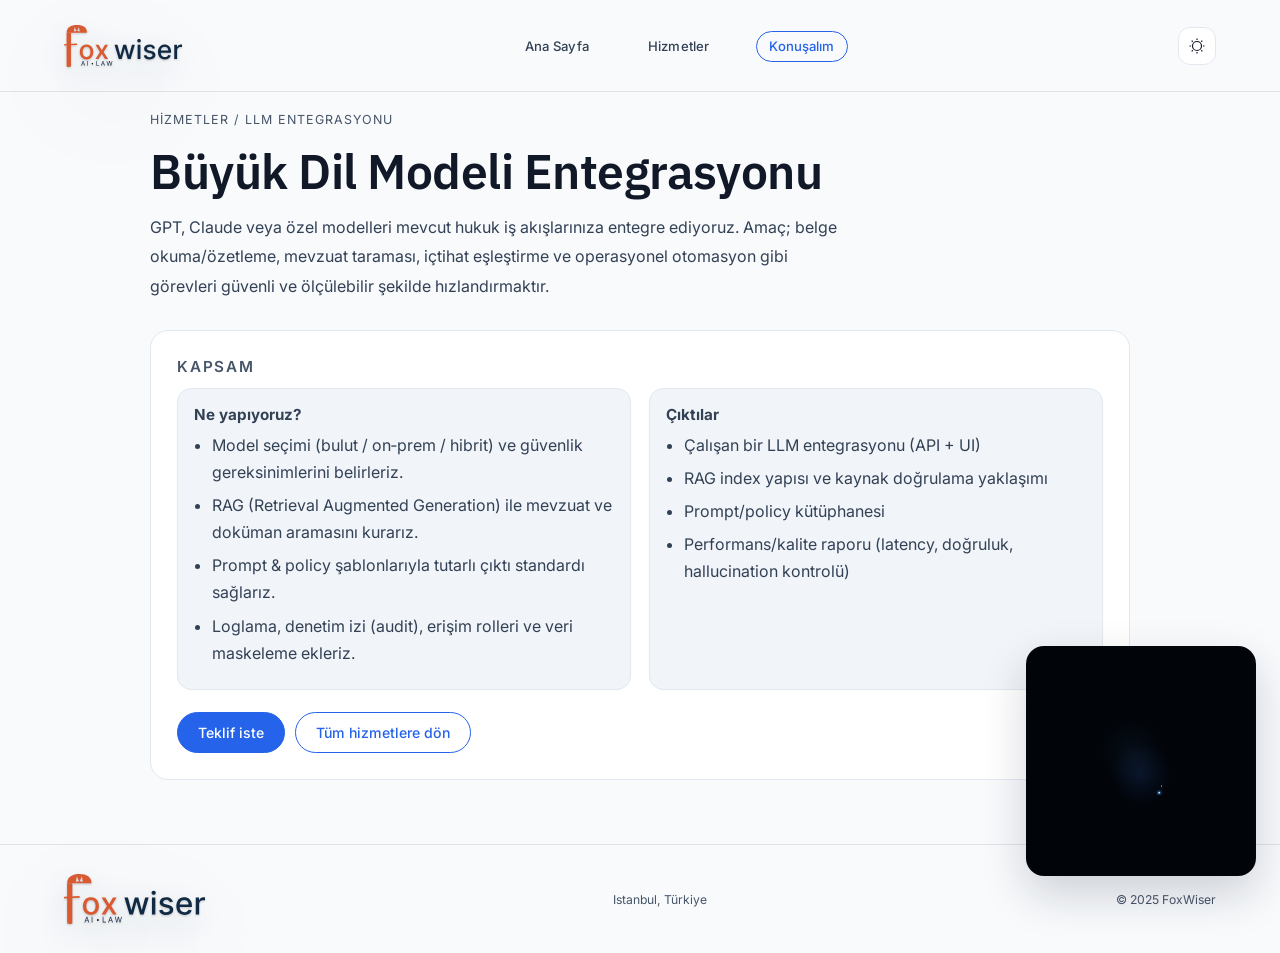
<file: service-02.html>
<!DOCTYPE html>

<html lang="tr">
<head>
<meta charset="utf-8"/>
<meta content="width=device-width, initial-scale=1.0" name="viewport"/>
<title>Büyük Dil Modeli Entegrasyonu — FOX LAW</title>
<link id="siteFavicon" rel="icon" type="image/svg+xml" sizes="any" href="favicon-light.svg">
<link id="siteFaviconPng" rel="icon" type="image/png" sizes="32x32" href="favicon-light-32.png">
<link id="siteShortcutIcon" rel="shortcut icon" href="favicon.ico">
<link id="siteAppleTouchIcon" rel="apple-touch-icon" sizes="180x180" href="favicon-light-180.png">
<link rel="manifest" href="site.webmanifest">
<link href="https://fonts.googleapis.com" rel="preconnect"/>
<link crossorigin="" href="https://fonts.gstatic.com" rel="preconnect"/>
<link href="https://fonts.googleapis.com/css2?family=Inter:wght@300;400;500;600;700&amp;family=IBM+Plex+Sans:wght@300;400;500;600;700&amp;display=swap" rel="stylesheet"/>
<link href="service-detail.css" rel="stylesheet"/>
<link href="widget.css" rel="stylesheet"/>
</head>
<body>
<nav>
<a aria-label="FoxWiser" class="logo" href="index.html">
<img alt="FoxWiser logo" class="logo-img" data-logo-dark="foxwiserlaw-header-dark.svg" data-logo-dark-mobile="foxwiserlaw-mobile-dark.svg" data-logo-light="foxwiserlaw-header-light.svg" data-logo-light-mobile="foxwiserlaw-mobile-light.svg" src="foxwiserlaw-header-light.svg"/>
<span class="logo-text">FoxWiser</span>
</a>
<ul aria-label="Üst menü" class="nav-desktop">
<li aria-hidden="true" class="nav-hover-indicator"></li>
<li><a href="index.html">Ana Sayfa</a></li>
<li><a href="index.html#services">Hizmetler</a></li>
<li><a class="nav-cta" href="index.html#contact">Konuşalım</a></li>
</ul>
<button aria-label="Tema değiştir" class="theme-toggle" id="themeToggle" title="Light / Dark">
<svg aria-hidden="true" class="sun" viewbox="0 0 24 24"><path d="M12 18a6 6 0 1 0 0-12 6 6 0 0 0 0 12Z"></path><path d="M12 2v2M12 20v2M4.93 4.93l1.41 1.41M17.66 17.66l1.41 1.41M2 12h2M20 12h2M4.93 19.07l1.41-1.41M17.66 6.34l1.41-1.41"></path></svg>
<svg aria-hidden="true" class="moon" viewbox="0 0 24 24"><path d="M21 12.6A8.5 8.5 0 1 1 11.4 3a6.5 6.5 0 1 0 9.6 9.6Z"></path></svg>
</button>
</nav>
<main>
<div class="container">
<div class="breadcrumb">Hizmetler / LLM Entegrasyonu</div>
<h1 class="page-title">Büyük Dil Modeli Entegrasyonu</h1>
<p class="page-lead">GPT, Claude veya özel modelleri mevcut hukuk iş akışlarınıza entegre ediyoruz. Amaç; belge okuma/özetleme, mevzuat taraması, içtihat eşleştirme ve operasyonel otomasyon gibi görevleri güvenli ve ölçülebilir şekilde hızlandırmaktır.</p>
<section class="detail-card">
<h2>Kapsam</h2>
<div class="detail-grid">
<div class="detail-item">
<h3>Ne yapıyoruz?</h3>
<ul>
<li>Model seçimi (bulut / on‑prem / hibrit) ve güvenlik gereksinimlerini belirleriz.</li>
<li>RAG (Retrieval Augmented Generation) ile mevzuat ve doküman aramasını kurarız.</li>
<li>Prompt &amp; policy şablonlarıyla tutarlı çıktı standardı sağlarız.</li>
<li>Loglama, denetim izi (audit), erişim rolleri ve veri maskeleme ekleriz.</li>
</ul>
</div>
<div class="detail-item">
<h3>Çıktılar</h3>
<ul>
<li>Çalışan bir LLM entegrasyonu (API + UI)</li>
<li>RAG index yapısı ve kaynak doğrulama yaklaşımı</li>
<li>Prompt/policy kütüphanesi</li>
<li>Performans/kalite raporu (latency, doğruluk, hallucination kontrolü)</li>
</ul>
</div>
</div>
<div class="actions">
<a class="btn btn-primary" href="mailto:hello@foxwiser.com?subject=Büyük Dil Modeli Entegrasyonu">Teklif iste</a>
<a class="btn btn-secondary" href="index.html#services">Tüm hizmetlere dön</a>
</div>
</section>
</div>
</main>
<footer>
<a aria-label="FoxWiser" class="footer-logo" href="index.html">
<img alt="FoxWiser logo" class="footer-logo-img" data-logo-dark="foxwiserlaw-header-dark.svg" data-logo-light="foxwiserlaw-header-light.svg" src="foxwiserlaw-header-light.svg"/>
<span class="logo-text">FoxWiser</span>
</a>
<span class="footer-mid">Istanbul, Türkiye</span>
<span class="footer-right">© 2025 FoxWiser</span>
</footer>
<script>
// Theme + responsive brand assets
const root = document.documentElement;
const toggle = document.getElementById('themeToggle');
const brandMediaQuery = window.matchMedia('(max-width: 767px)');

const updateBrandAssets = () => {
  const isDark = root.getAttribute('data-theme') === 'dark';
  const isMobile = brandMediaQuery.matches;

  document.querySelectorAll('img[data-logo-light]').forEach(img => {
    const nextSrc = (isMobile && img.dataset.logoLightMobile)
      ? (isDark ? img.dataset.logoDarkMobile : img.dataset.logoLightMobile)
      : (isDark ? img.dataset.logoDark : img.dataset.logoLight);
    img.src = nextSrc;
  });

  const faviconSvg = document.getElementById('siteFavicon');
  const faviconPng = document.getElementById('siteFaviconPng');
  const appleTouch = document.getElementById('siteAppleTouchIcon');

  if (faviconSvg) faviconSvg.href = isDark ? 'favicon-dark.svg' : 'favicon-light.svg';
  if (faviconPng) faviconPng.href = isDark ? 'favicon-dark-32.png' : 'favicon-light-32.png';
  if (appleTouch) appleTouch.href = isDark ? 'favicon-dark-180.png' : 'favicon-light-180.png';
};

const applyTheme = (t) => {
  if (t === 'dark') root.setAttribute('data-theme','dark');
  else root.removeAttribute('data-theme');
  updateBrandAssets();
};

const savedTheme = localStorage.getItem('theme');
if (savedTheme) applyTheme(savedTheme);
else updateBrandAssets();

toggle?.addEventListener('click', () => {
  const isDark = root.getAttribute('data-theme') === 'dark';
  const next = isDark ? 'light' : 'dark';
  applyTheme(next === 'dark' ? 'dark' : 'light');
  localStorage.setItem('theme', next);
});

if (typeof brandMediaQuery.addEventListener === 'function') {
  brandMediaQuery.addEventListener('change', updateBrandAssets);
} else if (typeof brandMediaQuery.addListener === 'function') {
  brandMediaQuery.addListener(updateBrandAssets);
});

  // Hover indicator
  (() => {
    const nav = document.querySelector('.nav-desktop');
    const indicator = nav?.querySelector('.nav-hover-indicator');
    if (!nav || !indicator) return;

    const links = Array.from(nav.querySelectorAll('a')).filter(a => !a.classList.contains('nav-cta'));
    let last = null;

    const moveTo = (el) => {
      const navRect = nav.getBoundingClientRect();
      const r = el.getBoundingClientRect();
      indicator.style.width = r.width + 'px';
      indicator.style.left = (r.left - navRect.left) + 'px';
    };

    const activate = (el) => {
      last = el;
      nav.classList.add('has-hover');
      moveTo(el);
    };

    links.forEach(a => {
      a.addEventListener('mouseenter', () => activate(a));
      a.addEventListener('focus', () => activate(a));
    });

    nav.addEventListener('mouseleave', () => nav.classList.remove('has-hover'));
    window.addEventListener('resize', () => { if (last) moveTo(last); });
  })();
</script>

<div class="synaptic-widget" aria-label="Synaptic fox animation">
  <iframe src="synaptic_fox_dynamic.html" title="Synaptic fox animation" loading="lazy"></iframe>
</div>
</body>
</html>
</file>
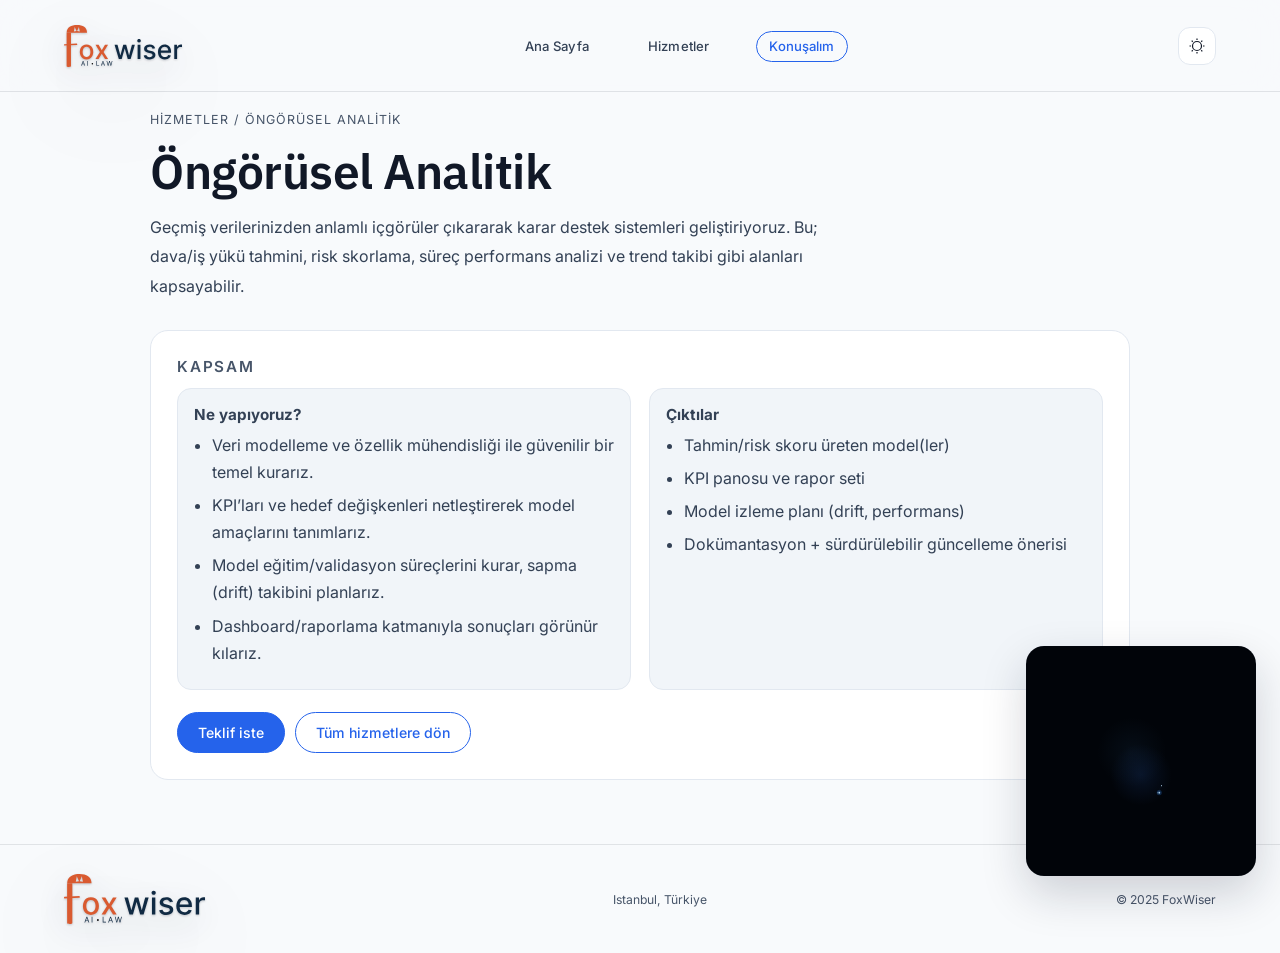
<file: service-03.html>
<!DOCTYPE html>

<html lang="tr">
<head>
<meta charset="utf-8"/>
<meta content="width=device-width, initial-scale=1.0" name="viewport"/>
<title>Öngörüsel Analitik — FOX LAW</title>
<link id="siteFavicon" rel="icon" type="image/svg+xml" sizes="any" href="favicon-light.svg">
<link id="siteFaviconPng" rel="icon" type="image/png" sizes="32x32" href="favicon-light-32.png">
<link id="siteShortcutIcon" rel="shortcut icon" href="favicon.ico">
<link id="siteAppleTouchIcon" rel="apple-touch-icon" sizes="180x180" href="favicon-light-180.png">
<link rel="manifest" href="site.webmanifest">
<link href="https://fonts.googleapis.com" rel="preconnect"/>
<link crossorigin="" href="https://fonts.gstatic.com" rel="preconnect"/>
<link href="https://fonts.googleapis.com/css2?family=Inter:wght@300;400;500;600;700&amp;family=IBM+Plex+Sans:wght@300;400;500;600;700&amp;display=swap" rel="stylesheet"/>
<link href="service-detail.css" rel="stylesheet"/>
<link href="widget.css" rel="stylesheet"/>
</head>
<body>
<nav>
<a aria-label="FoxWiser" class="logo" href="index.html">
<img alt="FoxWiser logo" class="logo-img" data-logo-dark="foxwiserlaw-header-dark.svg" data-logo-dark-mobile="foxwiserlaw-mobile-dark.svg" data-logo-light="foxwiserlaw-header-light.svg" data-logo-light-mobile="foxwiserlaw-mobile-light.svg" src="foxwiserlaw-header-light.svg"/>
<span class="logo-text">FoxWiser</span>
</a>
<ul aria-label="Üst menü" class="nav-desktop">
<li aria-hidden="true" class="nav-hover-indicator"></li>
<li><a href="index.html">Ana Sayfa</a></li>
<li><a href="index.html#services">Hizmetler</a></li>
<li><a class="nav-cta" href="index.html#contact">Konuşalım</a></li>
</ul>
<button aria-label="Tema değiştir" class="theme-toggle" id="themeToggle" title="Light / Dark">
<svg aria-hidden="true" class="sun" viewbox="0 0 24 24"><path d="M12 18a6 6 0 1 0 0-12 6 6 0 0 0 0 12Z"></path><path d="M12 2v2M12 20v2M4.93 4.93l1.41 1.41M17.66 17.66l1.41 1.41M2 12h2M20 12h2M4.93 19.07l1.41-1.41M17.66 6.34l1.41-1.41"></path></svg>
<svg aria-hidden="true" class="moon" viewbox="0 0 24 24"><path d="M21 12.6A8.5 8.5 0 1 1 11.4 3a6.5 6.5 0 1 0 9.6 9.6Z"></path></svg>
</button>
</nav>
<main>
<div class="container">
<div class="breadcrumb">Hizmetler / Öngörüsel Analitik</div>
<h1 class="page-title">Öngörüsel Analitik</h1>
<p class="page-lead">Geçmiş verilerinizden anlamlı içgörüler çıkararak karar destek sistemleri geliştiriyoruz. Bu; dava/iş yükü tahmini, risk skorlama, süreç performans analizi ve trend takibi gibi alanları kapsayabilir.</p>
<section class="detail-card">
<h2>Kapsam</h2>
<div class="detail-grid">
<div class="detail-item">
<h3>Ne yapıyoruz?</h3>
<ul>
<li>Veri modelleme ve özellik mühendisliği ile güvenilir bir temel kurarız.</li>
<li>KPI’ları ve hedef değişkenleri netleştirerek model amaçlarını tanımlarız.</li>
<li>Model eğitim/validasyon süreçlerini kurar, sapma (drift) takibini planlarız.</li>
<li>Dashboard/raporlama katmanıyla sonuçları görünür kılarız.</li>
</ul>
</div>
<div class="detail-item">
<h3>Çıktılar</h3>
<ul>
<li>Tahmin/risk skoru üreten model(ler)</li>
<li>KPI panosu ve rapor seti</li>
<li>Model izleme planı (drift, performans)</li>
<li>Dokümantasyon + sürdürülebilir güncelleme önerisi</li>
</ul>
</div>
</div>
<div class="actions">
<a class="btn btn-primary" href="mailto:hello@foxwiser.com?subject=Öngörüsel Analitik">Teklif iste</a>
<a class="btn btn-secondary" href="index.html#services">Tüm hizmetlere dön</a>
</div>
</section>
</div>
</main>
<footer>
<a aria-label="FoxWiser" class="footer-logo" href="index.html">
<img alt="FoxWiser logo" class="footer-logo-img" data-logo-dark="foxwiserlaw-header-dark.svg" data-logo-light="foxwiserlaw-header-light.svg" src="foxwiserlaw-header-light.svg"/>
<span class="logo-text">FoxWiser</span>
</a>
<span class="footer-mid">Istanbul, Türkiye</span>
<span class="footer-right">© 2025 FoxWiser</span>
</footer>
<script>
// Theme + responsive brand assets
const root = document.documentElement;
const toggle = document.getElementById('themeToggle');
const brandMediaQuery = window.matchMedia('(max-width: 767px)');

const updateBrandAssets = () => {
  const isDark = root.getAttribute('data-theme') === 'dark';
  const isMobile = brandMediaQuery.matches;

  document.querySelectorAll('img[data-logo-light]').forEach(img => {
    const nextSrc = (isMobile && img.dataset.logoLightMobile)
      ? (isDark ? img.dataset.logoDarkMobile : img.dataset.logoLightMobile)
      : (isDark ? img.dataset.logoDark : img.dataset.logoLight);
    img.src = nextSrc;
  });

  const faviconSvg = document.getElementById('siteFavicon');
  const faviconPng = document.getElementById('siteFaviconPng');
  const appleTouch = document.getElementById('siteAppleTouchIcon');

  if (faviconSvg) faviconSvg.href = isDark ? 'favicon-dark.svg' : 'favicon-light.svg';
  if (faviconPng) faviconPng.href = isDark ? 'favicon-dark-32.png' : 'favicon-light-32.png';
  if (appleTouch) appleTouch.href = isDark ? 'favicon-dark-180.png' : 'favicon-light-180.png';
};

const applyTheme = (t) => {
  if (t === 'dark') root.setAttribute('data-theme','dark');
  else root.removeAttribute('data-theme');
  updateBrandAssets();
};

const savedTheme = localStorage.getItem('theme');
if (savedTheme) applyTheme(savedTheme);
else updateBrandAssets();

toggle?.addEventListener('click', () => {
  const isDark = root.getAttribute('data-theme') === 'dark';
  const next = isDark ? 'light' : 'dark';
  applyTheme(next === 'dark' ? 'dark' : 'light');
  localStorage.setItem('theme', next);
});

if (typeof brandMediaQuery.addEventListener === 'function') {
  brandMediaQuery.addEventListener('change', updateBrandAssets);
} else if (typeof brandMediaQuery.addListener === 'function') {
  brandMediaQuery.addListener(updateBrandAssets);
});

  // Hover indicator
  (() => {
    const nav = document.querySelector('.nav-desktop');
    const indicator = nav?.querySelector('.nav-hover-indicator');
    if (!nav || !indicator) return;

    const links = Array.from(nav.querySelectorAll('a')).filter(a => !a.classList.contains('nav-cta'));
    let last = null;

    const moveTo = (el) => {
      const navRect = nav.getBoundingClientRect();
      const r = el.getBoundingClientRect();
      indicator.style.width = r.width + 'px';
      indicator.style.left = (r.left - navRect.left) + 'px';
    };

    const activate = (el) => {
      last = el;
      nav.classList.add('has-hover');
      moveTo(el);
    };

    links.forEach(a => {
      a.addEventListener('mouseenter', () => activate(a));
      a.addEventListener('focus', () => activate(a));
    });

    nav.addEventListener('mouseleave', () => nav.classList.remove('has-hover'));
    window.addEventListener('resize', () => { if (last) moveTo(last); });
  })();
</script>

<div class="synaptic-widget" aria-label="Synaptic fox animation">
  <iframe src="synaptic_fox_dynamic.html" title="Synaptic fox animation" loading="lazy"></iframe>
</div>
</body>
</html>
</file>
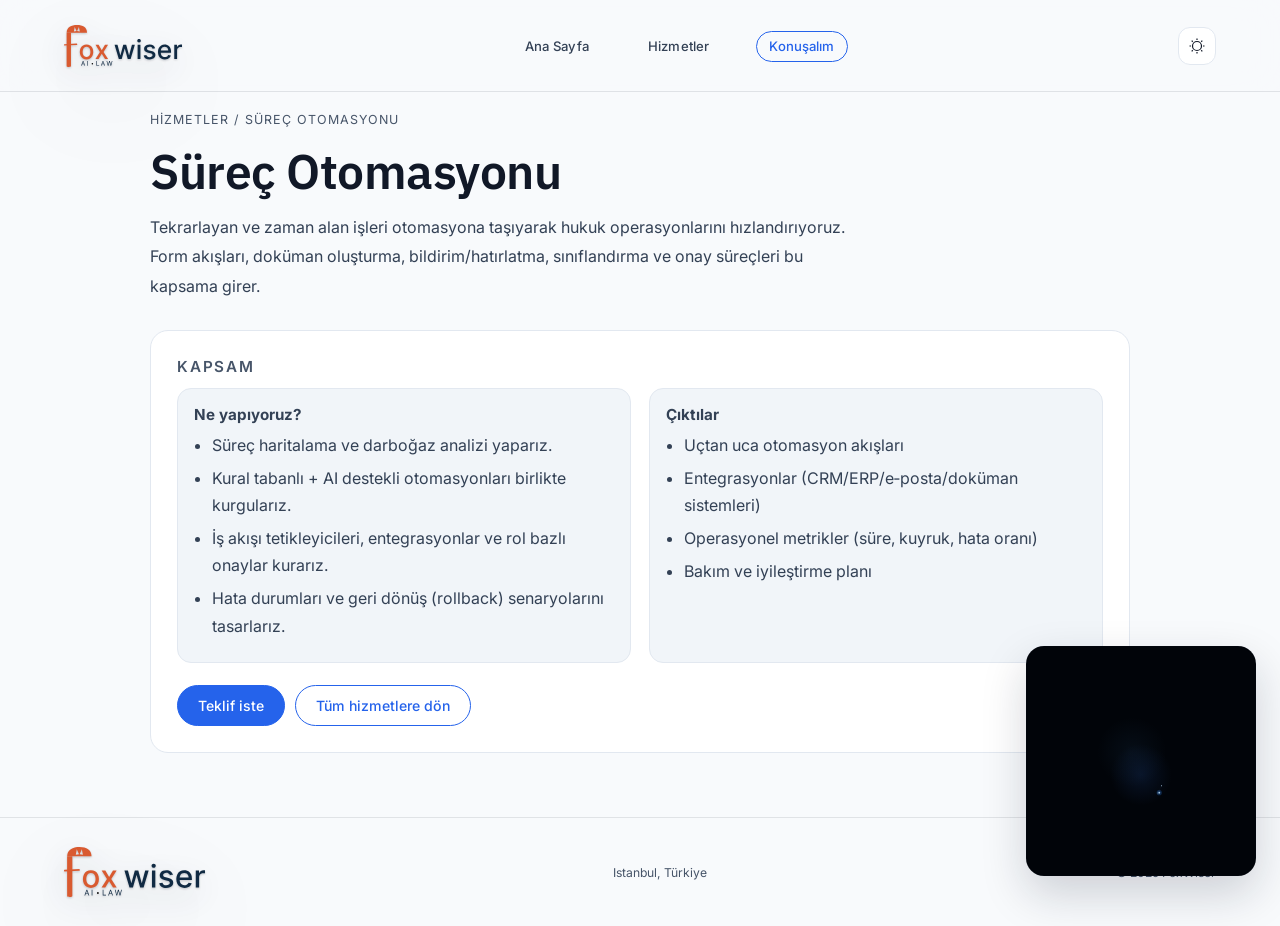
<file: service-04.html>
<!DOCTYPE html>

<html lang="tr">
<head>
<meta charset="utf-8"/>
<meta content="width=device-width, initial-scale=1.0" name="viewport"/>
<title>Süreç Otomasyonu — FOX LAW</title>
<link id="siteFavicon" rel="icon" type="image/svg+xml" sizes="any" href="favicon-light.svg">
<link id="siteFaviconPng" rel="icon" type="image/png" sizes="32x32" href="favicon-light-32.png">
<link id="siteShortcutIcon" rel="shortcut icon" href="favicon.ico">
<link id="siteAppleTouchIcon" rel="apple-touch-icon" sizes="180x180" href="favicon-light-180.png">
<link rel="manifest" href="site.webmanifest">
<link href="https://fonts.googleapis.com" rel="preconnect"/>
<link crossorigin="" href="https://fonts.gstatic.com" rel="preconnect"/>
<link href="https://fonts.googleapis.com/css2?family=Inter:wght@300;400;500;600;700&amp;family=IBM+Plex+Sans:wght@300;400;500;600;700&amp;display=swap" rel="stylesheet"/>
<link href="service-detail.css" rel="stylesheet"/>
<link href="widget.css" rel="stylesheet"/>
</head>
<body>
<nav>
<a aria-label="FoxWiser" class="logo" href="index.html">
<img alt="FoxWiser logo" class="logo-img" data-logo-dark="foxwiserlaw-header-dark.svg" data-logo-dark-mobile="foxwiserlaw-mobile-dark.svg" data-logo-light="foxwiserlaw-header-light.svg" data-logo-light-mobile="foxwiserlaw-mobile-light.svg" src="foxwiserlaw-header-light.svg"/>
<span class="logo-text">FoxWiser</span>
</a>
<ul aria-label="Üst menü" class="nav-desktop">
<li aria-hidden="true" class="nav-hover-indicator"></li>
<li><a href="index.html">Ana Sayfa</a></li>
<li><a href="index.html#services">Hizmetler</a></li>
<li><a class="nav-cta" href="index.html#contact">Konuşalım</a></li>
</ul>
<button aria-label="Tema değiştir" class="theme-toggle" id="themeToggle" title="Light / Dark">
<svg aria-hidden="true" class="sun" viewbox="0 0 24 24"><path d="M12 18a6 6 0 1 0 0-12 6 6 0 0 0 0 12Z"></path><path d="M12 2v2M12 20v2M4.93 4.93l1.41 1.41M17.66 17.66l1.41 1.41M2 12h2M20 12h2M4.93 19.07l1.41-1.41M17.66 6.34l1.41-1.41"></path></svg>
<svg aria-hidden="true" class="moon" viewbox="0 0 24 24"><path d="M21 12.6A8.5 8.5 0 1 1 11.4 3a6.5 6.5 0 1 0 9.6 9.6Z"></path></svg>
</button>
</nav>
<main>
<div class="container">
<div class="breadcrumb">Hizmetler / Süreç Otomasyonu</div>
<h1 class="page-title">Süreç Otomasyonu</h1>
<p class="page-lead">Tekrarlayan ve zaman alan işleri otomasyona taşıyarak hukuk operasyonlarını hızlandırıyoruz. Form akışları, doküman oluşturma, bildirim/hatırlatma, sınıflandırma ve onay süreçleri bu kapsama girer.</p>
<section class="detail-card">
<h2>Kapsam</h2>
<div class="detail-grid">
<div class="detail-item">
<h3>Ne yapıyoruz?</h3>
<ul>
<li>Süreç haritalama ve darboğaz analizi yaparız.</li>
<li>Kural tabanlı + AI destekli otomasyonları birlikte kurgularız.</li>
<li>İş akışı tetikleyicileri, entegrasyonlar ve rol bazlı onaylar kurarız.</li>
<li>Hata durumları ve geri dönüş (rollback) senaryolarını tasarlarız.</li>
</ul>
</div>
<div class="detail-item">
<h3>Çıktılar</h3>
<ul>
<li>Uçtan uca otomasyon akışları</li>
<li>Entegrasyonlar (CRM/ERP/e‑posta/doküman sistemleri)</li>
<li>Operasyonel metrikler (süre, kuyruk, hata oranı)</li>
<li>Bakım ve iyileştirme planı</li>
</ul>
</div>
</div>
<div class="actions">
<a class="btn btn-primary" href="mailto:hello@foxwiser.com?subject=Süreç Otomasyonu">Teklif iste</a>
<a class="btn btn-secondary" href="index.html#services">Tüm hizmetlere dön</a>
</div>
</section>
</div>
</main>
<footer>
<a aria-label="FoxWiser" class="footer-logo" href="index.html">
<img alt="FoxWiser logo" class="footer-logo-img" data-logo-dark="foxwiserlaw-header-dark.svg" data-logo-light="foxwiserlaw-header-light.svg" src="foxwiserlaw-header-light.svg"/>
<span class="logo-text">FoxWiser</span>
</a>
<span class="footer-mid">Istanbul, Türkiye</span>
<span class="footer-right">© 2025 FoxWiser</span>
</footer>
<script>
// Theme + responsive brand assets
const root = document.documentElement;
const toggle = document.getElementById('themeToggle');
const brandMediaQuery = window.matchMedia('(max-width: 767px)');

const updateBrandAssets = () => {
  const isDark = root.getAttribute('data-theme') === 'dark';
  const isMobile = brandMediaQuery.matches;

  document.querySelectorAll('img[data-logo-light]').forEach(img => {
    const nextSrc = (isMobile && img.dataset.logoLightMobile)
      ? (isDark ? img.dataset.logoDarkMobile : img.dataset.logoLightMobile)
      : (isDark ? img.dataset.logoDark : img.dataset.logoLight);
    img.src = nextSrc;
  });

  const faviconSvg = document.getElementById('siteFavicon');
  const faviconPng = document.getElementById('siteFaviconPng');
  const appleTouch = document.getElementById('siteAppleTouchIcon');

  if (faviconSvg) faviconSvg.href = isDark ? 'favicon-dark.svg' : 'favicon-light.svg';
  if (faviconPng) faviconPng.href = isDark ? 'favicon-dark-32.png' : 'favicon-light-32.png';
  if (appleTouch) appleTouch.href = isDark ? 'favicon-dark-180.png' : 'favicon-light-180.png';
};

const applyTheme = (t) => {
  if (t === 'dark') root.setAttribute('data-theme','dark');
  else root.removeAttribute('data-theme');
  updateBrandAssets();
};

const savedTheme = localStorage.getItem('theme');
if (savedTheme) applyTheme(savedTheme);
else updateBrandAssets();

toggle?.addEventListener('click', () => {
  const isDark = root.getAttribute('data-theme') === 'dark';
  const next = isDark ? 'light' : 'dark';
  applyTheme(next === 'dark' ? 'dark' : 'light');
  localStorage.setItem('theme', next);
});

if (typeof brandMediaQuery.addEventListener === 'function') {
  brandMediaQuery.addEventListener('change', updateBrandAssets);
} else if (typeof brandMediaQuery.addListener === 'function') {
  brandMediaQuery.addListener(updateBrandAssets);
});

  // Hover indicator
  (() => {
    const nav = document.querySelector('.nav-desktop');
    const indicator = nav?.querySelector('.nav-hover-indicator');
    if (!nav || !indicator) return;

    const links = Array.from(nav.querySelectorAll('a')).filter(a => !a.classList.contains('nav-cta'));
    let last = null;

    const moveTo = (el) => {
      const navRect = nav.getBoundingClientRect();
      const r = el.getBoundingClientRect();
      indicator.style.width = r.width + 'px';
      indicator.style.left = (r.left - navRect.left) + 'px';
    };

    const activate = (el) => {
      last = el;
      nav.classList.add('has-hover');
      moveTo(el);
    };

    links.forEach(a => {
      a.addEventListener('mouseenter', () => activate(a));
      a.addEventListener('focus', () => activate(a));
    });

    nav.addEventListener('mouseleave', () => nav.classList.remove('has-hover'));
    window.addEventListener('resize', () => { if (last) moveTo(last); });
  })();
</script>

<div class="synaptic-widget" aria-label="Synaptic fox animation">
  <iframe src="synaptic_fox_dynamic.html" title="Synaptic fox animation" loading="lazy"></iframe>
</div>
</body>
</html>
</file>
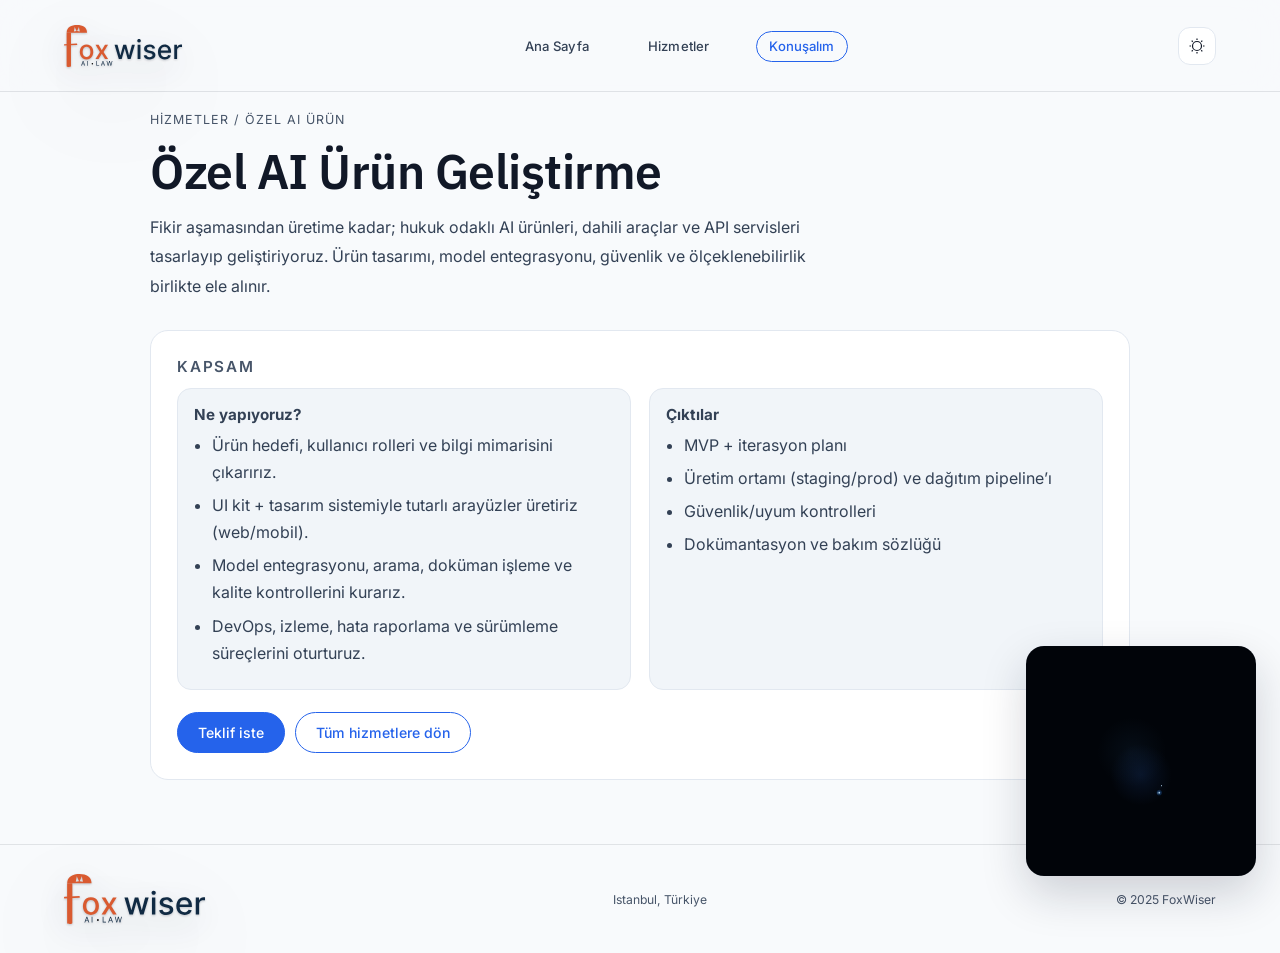
<file: service-05.html>
<!DOCTYPE html>

<html lang="tr">
<head>
<meta charset="utf-8"/>
<meta content="width=device-width, initial-scale=1.0" name="viewport"/>
<title>Özel AI Ürün Geliştirme — FOX LAW</title>
<link id="siteFavicon" rel="icon" type="image/svg+xml" sizes="any" href="favicon-light.svg">
<link id="siteFaviconPng" rel="icon" type="image/png" sizes="32x32" href="favicon-light-32.png">
<link id="siteShortcutIcon" rel="shortcut icon" href="favicon.ico">
<link id="siteAppleTouchIcon" rel="apple-touch-icon" sizes="180x180" href="favicon-light-180.png">
<link rel="manifest" href="site.webmanifest">
<link href="https://fonts.googleapis.com" rel="preconnect"/>
<link crossorigin="" href="https://fonts.gstatic.com" rel="preconnect"/>
<link href="https://fonts.googleapis.com/css2?family=Inter:wght@300;400;500;600;700&amp;family=IBM+Plex+Sans:wght@300;400;500;600;700&amp;display=swap" rel="stylesheet"/>
<link href="service-detail.css" rel="stylesheet"/>
<link href="widget.css" rel="stylesheet"/>
</head>
<body>
<nav>
<a aria-label="FoxWiser" class="logo" href="index.html">
<img alt="FoxWiser logo" class="logo-img" data-logo-dark="foxwiserlaw-header-dark.svg" data-logo-dark-mobile="foxwiserlaw-mobile-dark.svg" data-logo-light="foxwiserlaw-header-light.svg" data-logo-light-mobile="foxwiserlaw-mobile-light.svg" src="foxwiserlaw-header-light.svg"/>
<span class="logo-text">FoxWiser</span>
</a>
<ul aria-label="Üst menü" class="nav-desktop">
<li aria-hidden="true" class="nav-hover-indicator"></li>
<li><a href="index.html">Ana Sayfa</a></li>
<li><a href="index.html#services">Hizmetler</a></li>
<li><a class="nav-cta" href="index.html#contact">Konuşalım</a></li>
</ul>
<button aria-label="Tema değiştir" class="theme-toggle" id="themeToggle" title="Light / Dark">
<svg aria-hidden="true" class="sun" viewbox="0 0 24 24"><path d="M12 18a6 6 0 1 0 0-12 6 6 0 0 0 0 12Z"></path><path d="M12 2v2M12 20v2M4.93 4.93l1.41 1.41M17.66 17.66l1.41 1.41M2 12h2M20 12h2M4.93 19.07l1.41-1.41M17.66 6.34l1.41-1.41"></path></svg>
<svg aria-hidden="true" class="moon" viewbox="0 0 24 24"><path d="M21 12.6A8.5 8.5 0 1 1 11.4 3a6.5 6.5 0 1 0 9.6 9.6Z"></path></svg>
</button>
</nav>
<main>
<div class="container">
<div class="breadcrumb">Hizmetler / Özel AI Ürün</div>
<h1 class="page-title">Özel AI Ürün Geliştirme</h1>
<p class="page-lead">Fikir aşamasından üretime kadar; hukuk odaklı AI ürünleri, dahili araçlar ve API servisleri tasarlayıp geliştiriyoruz. Ürün tasarımı, model entegrasyonu, güvenlik ve ölçeklenebilirlik birlikte ele alınır.</p>
<section class="detail-card">
<h2>Kapsam</h2>
<div class="detail-grid">
<div class="detail-item">
<h3>Ne yapıyoruz?</h3>
<ul>
<li>Ürün hedefi, kullanıcı rolleri ve bilgi mimarisini çıkarırız.</li>
<li>UI kit + tasarım sistemiyle tutarlı arayüzler üretiriz (web/mobil).</li>
<li>Model entegrasyonu, arama, doküman işleme ve kalite kontrollerini kurarız.</li>
<li>DevOps, izleme, hata raporlama ve sürümleme süreçlerini oturturuz.</li>
</ul>
</div>
<div class="detail-item">
<h3>Çıktılar</h3>
<ul>
<li>MVP + iterasyon planı</li>
<li>Üretim ortamı (staging/prod) ve dağıtım pipeline’ı</li>
<li>Güvenlik/uyum kontrolleri</li>
<li>Dokümantasyon ve bakım sözlüğü</li>
</ul>
</div>
</div>
<div class="actions">
<a class="btn btn-primary" href="mailto:hello@foxwiser.com?subject=Özel AI Ürün Geliştirme">Teklif iste</a>
<a class="btn btn-secondary" href="index.html#services">Tüm hizmetlere dön</a>
</div>
</section>
</div>
</main>
<footer>
<a aria-label="FoxWiser" class="footer-logo" href="index.html">
<img alt="FoxWiser logo" class="footer-logo-img" data-logo-dark="foxwiserlaw-header-dark.svg" data-logo-light="foxwiserlaw-header-light.svg" src="foxwiserlaw-header-light.svg"/>
<span class="logo-text">FoxWiser</span>
</a>
<span class="footer-mid">Istanbul, Türkiye</span>
<span class="footer-right">© 2025 FoxWiser</span>
</footer>
<script>
// Theme + responsive brand assets
const root = document.documentElement;
const toggle = document.getElementById('themeToggle');
const brandMediaQuery = window.matchMedia('(max-width: 767px)');

const updateBrandAssets = () => {
  const isDark = root.getAttribute('data-theme') === 'dark';
  const isMobile = brandMediaQuery.matches;

  document.querySelectorAll('img[data-logo-light]').forEach(img => {
    const nextSrc = (isMobile && img.dataset.logoLightMobile)
      ? (isDark ? img.dataset.logoDarkMobile : img.dataset.logoLightMobile)
      : (isDark ? img.dataset.logoDark : img.dataset.logoLight);
    img.src = nextSrc;
  });

  const faviconSvg = document.getElementById('siteFavicon');
  const faviconPng = document.getElementById('siteFaviconPng');
  const appleTouch = document.getElementById('siteAppleTouchIcon');

  if (faviconSvg) faviconSvg.href = isDark ? 'favicon-dark.svg' : 'favicon-light.svg';
  if (faviconPng) faviconPng.href = isDark ? 'favicon-dark-32.png' : 'favicon-light-32.png';
  if (appleTouch) appleTouch.href = isDark ? 'favicon-dark-180.png' : 'favicon-light-180.png';
};

const applyTheme = (t) => {
  if (t === 'dark') root.setAttribute('data-theme','dark');
  else root.removeAttribute('data-theme');
  updateBrandAssets();
};

const savedTheme = localStorage.getItem('theme');
if (savedTheme) applyTheme(savedTheme);
else updateBrandAssets();

toggle?.addEventListener('click', () => {
  const isDark = root.getAttribute('data-theme') === 'dark';
  const next = isDark ? 'light' : 'dark';
  applyTheme(next === 'dark' ? 'dark' : 'light');
  localStorage.setItem('theme', next);
});

if (typeof brandMediaQuery.addEventListener === 'function') {
  brandMediaQuery.addEventListener('change', updateBrandAssets);
} else if (typeof brandMediaQuery.addListener === 'function') {
  brandMediaQuery.addListener(updateBrandAssets);
});

  // Hover indicator
  (() => {
    const nav = document.querySelector('.nav-desktop');
    const indicator = nav?.querySelector('.nav-hover-indicator');
    if (!nav || !indicator) return;

    const links = Array.from(nav.querySelectorAll('a')).filter(a => !a.classList.contains('nav-cta'));
    let last = null;

    const moveTo = (el) => {
      const navRect = nav.getBoundingClientRect();
      const r = el.getBoundingClientRect();
      indicator.style.width = r.width + 'px';
      indicator.style.left = (r.left - navRect.left) + 'px';
    };

    const activate = (el) => {
      last = el;
      nav.classList.add('has-hover');
      moveTo(el);
    };

    links.forEach(a => {
      a.addEventListener('mouseenter', () => activate(a));
      a.addEventListener('focus', () => activate(a));
    });

    nav.addEventListener('mouseleave', () => nav.classList.remove('has-hover'));
    window.addEventListener('resize', () => { if (last) moveTo(last); });
  })();
</script>

<div class="synaptic-widget" aria-label="Synaptic fox animation">
  <iframe src="synaptic_fox_dynamic.html" title="Synaptic fox animation" loading="lazy"></iframe>
</div>
</body>
</html>
</file>
<file: services.css>
/* Services headings + list tweaks (FoxWiser / Fox LAW) */

/* Make service titles bold and use palette Slate (subheading color) */
.svc-body h3{
  font-family: var(--sans) !important;
  font-weight: 700 !important;
  color: var(--subhead) !important;
}

.service-title{
  color: inherit;
  text-decoration: none;
}

.service-title:hover{
  color: var(--action-hover);
}
</file>
<file: widget.css>
/* Synaptic Fox widget */
.synaptic-widget{
  position: fixed;
  right: 24px;
  bottom: 24px;
  width: clamp(180px, 18vw, 280px);
  height: clamp(180px, 18vw, 280px);
  border-radius: 18px;
  overflow: hidden;
  background: #010409;
  border: 1px solid rgba(15, 23, 42, .12);
  box-shadow: 0 18px 45px rgba(15, 23, 42, .18);
  z-index: 9999;
}
html[data-theme="dark"] .synaptic-widget{
  border: 1px solid rgba(148, 163, 184, .22);
  box-shadow: 0 18px 55px rgba(0,0,0,.45);
}
.synaptic-widget iframe{
  width: 100%;
  height: 100%;
  border: 0;
  display: block;
}
@media (max-width: 640px){
  .synaptic-widget{
    right: 14px;
    bottom: 14px;
    width: 190px;
    height: 190px;
    border-radius: 16px;
    opacity: .98;
  }
}
</file>
<file: service-detail.css>
/* Fox LAW / FoxWiser – Service detail pages (shared) */

*, *::before, *::after { margin: 0; padding: 0; box-sizing: border-box; }

:root {
  --serif: 'IBM Plex Sans', system-ui, -apple-system, 'Segoe UI', Roboto, Helvetica, Arial, sans-serif;
  --sans:  'Inter', system-ui, -apple-system, 'Segoe UI', Roboto, Helvetica, Arial, sans-serif;

  --page:       #F8FAFC;
  --surface:    #FFFFFF;
  --surface-2:  #F1F5F9;

  --text:       #111827;
  --text-2:     #334155;
  --text-3:     #475569;

  --subhead:    #334155;

  --border:     #E2E8F0;
  --border-2:   #CBD5E1;

  --brand-ink:  #0F172A;
  --on-dark:    #F8FAFC;
  --on-action:  #FFFFFF;

  --action:         #2563EB;
  --action-hover:   #1D4ED8;
  --action-pressed: #1E40AF;

  --action-soft:    rgba(37, 99, 235, 0.12);
  --action-soft-2:  rgba(37, 99, 235, 0.18);

  --rule: rgba(15, 23, 42, 0.10);
  --nav-bg: rgba(248, 250, 252, 0.86);
  --nav-bg-solid: rgba(248, 250, 252, 0.96);
}

html[data-theme="dark"] {
  --page:       #0B1120;
  --surface:    #111827;
  --surface-2:  #1F2937;

  --text:       #F8FAFC;
  --text-2:     #F1F5F9;
  --text-3:     #E2E8F0;

  --subhead:    #E2E8F0;

  --border:     #334155;
  --border-2:   #475569;

  --brand-ink:  #0B1120;
  --on-dark:    #F8FAFC;
  --on-action:  #0B1120;

  --action:         #60A5FA;
  --action-hover:   #3B82F6;
  --action-pressed: #2563EB;

  --action-soft:    rgba(96, 165, 250, 0.12);
  --action-soft-2:  rgba(96, 165, 250, 0.18);

  --rule: rgba(248, 250, 252, 0.12);
  --nav-bg: rgba(11, 17, 32, 0.72);
  --nav-bg-solid: rgba(11, 17, 32, 0.92);
}

html { scroll-behavior: smooth; }
body {
  font-family: var(--sans);
  background: var(--page);
  color: var(--text);
  -webkit-font-smoothing: antialiased;
}

/* ─── NAV ─── */
nav {
  position: fixed; top: 0; left: 0; right: 0; z-index: 200;
  display: flex; align-items: center; justify-content: space-between;
  padding: 0 5vw; height: 92px;
  background: var(--nav-bg);
  backdrop-filter: blur(20px) saturate(1.4);
  -webkit-backdrop-filter: blur(20px) saturate(1.4);
  border-bottom: 1px solid var(--rule);
}
.logo { display: inline-flex; align-items: center; gap: 10px; text-decoration: none; color: var(--text); z-index: 201; }
.logo-img { height: clamp(42px, 3.2vw, 54px); width: auto; display: block; }
.logo-text { position: absolute; width: 1px; height: 1px; padding: 0; margin: -1px; overflow: hidden; clip: rect(0,0,0,0); white-space: nowrap; border: 0; }

/* Logo shadow (clean + premium) */
.logo-img,
.footer-logo-img {
  /* Stronger, still premium: contact + ambient + lift */
  filter: drop-shadow(0 1px 1px rgba(15, 23, 42, 0.22))
          drop-shadow(0 10px 18px rgba(15, 23, 42, 0.18))
          drop-shadow(0 28px 48px rgba(15, 23, 42, 0.14));
  -webkit-filter: drop-shadow(0 1px 1px rgba(15, 23, 42, 0.22))
          drop-shadow(0 10px 18px rgba(15, 23, 42, 0.18))
          drop-shadow(0 28px 48px rgba(15, 23, 42, 0.14));
}


html[data-theme="dark"] .logo-img,
html[data-theme="dark"] .footer-logo-img {
  /* Dark surfaces: tiny edge lift + deeper shadow so it doesn't feel like a sticker */
  filter: drop-shadow(0 0 0.75px rgba(255, 255, 255, 0.10))
          drop-shadow(0 2px 2px rgba(0, 0, 0, 0.55))
          drop-shadow(0 16px 32px rgba(0, 0, 0, 0.65));
  -webkit-filter: drop-shadow(0 0 0.75px rgba(255, 255, 255, 0.10))
          drop-shadow(0 2px 2px rgba(0, 0, 0, 0.55))
          drop-shadow(0 16px 32px rgba(0, 0, 0, 0.65));
}

.nav-desktop {
  display: flex; align-items: center; gap: 2.2rem; list-style: none; position: relative;
}
.nav-hover-indicator {
  position: absolute; top: 50%; left: 0; transform: translateY(-50%);
  height: 34px; border-radius: 999px;
  background: var(--action-soft);
  border: 1px solid var(--border);
  opacity: 0; pointer-events: none;
  z-index: 0;
  transition: all 0.18s ease;
}
.nav-desktop.has-hover .nav-hover-indicator { opacity: 1; }

.nav-desktop a {
  font-size: 0.82rem; font-weight: 500; letter-spacing: 0.01em;
  color: var(--text-2); text-decoration: none; transition: color 0.2s;
  padding: 0.38rem 0.75rem; border-radius: 999px;
  position: relative;
  z-index: 1;
}
.nav-desktop a:hover { color: var(--text); font-weight: 600; }
.nav-cta {
  color: var(--action) !important;
  border: 1px solid var(--action) !important;
  padding: 0.38rem 1.1rem; border-radius: 100px;
}

.theme-toggle{
  display: inline-flex; align-items: center; justify-content: center;
  width: 38px; height: 38px; border-radius: 12px;
  border: 1px solid var(--border);
  background: var(--surface);
  cursor: pointer;
}
.theme-toggle:hover{ background: var(--surface-2); border-color: var(--border-2); }
.theme-toggle svg{ width: 18px; height: 18px; fill:none; stroke: var(--text); stroke-width: 1.6; }
html[data-theme="dark"] .theme-toggle svg.sun{ display:none; }
html:not([data-theme="dark"]) .theme-toggle svg.moon{ display:none; }

/* ─── PAGE ─── */
main{
  padding: 112px 5vw 64px;
}
.container{ max-width: 980px; margin: 0 auto; }
.breadcrumb{
  font-size: 0.78rem;
  color: var(--text-3);
  letter-spacing: 0.08em;
  text-transform: uppercase;
  margin-bottom: 18px;
}
.page-title{
  font-family: var(--serif);
  font-weight: 600;
  font-size: clamp(2rem, 4vw, 3rem);
  letter-spacing: -0.01em;
  line-height: 1.12;
  margin-bottom: 14px;
}
.page-lead{
  font-size: 1rem;
  font-weight: 400;
  line-height: 1.85;
  color: var(--text-2);
  max-width: 70ch;
  margin-bottom: 28px;
}

.detail-card{
  background: var(--surface);
  border: 1px solid var(--border);
  border-radius: 18px;
  padding: 26px;
}
.detail-card h2{
  font-size: 0.95rem;
  letter-spacing: 0.12em;
  text-transform: uppercase;
  color: var(--text-3);
  margin-bottom: 12px;
  font-weight: 600;
}
.detail-grid{
  display: grid;
  grid-template-columns: 1fr 1fr;
  gap: 18px;
}
.detail-item{
  border: 1px solid var(--border);
  background: var(--surface-2);
  border-radius: 14px;
  padding: 16px;
}
.detail-item h3{
  font-size: 0.95rem;
  font-weight: 700;
  color: var(--subhead);
  margin-bottom: 8px;
}
.detail-item ul{ padding-left: 18px; color: var(--text-2); line-height: 1.7; font-weight: 400; }
.detail-item li{ margin-bottom: 6px; }

.actions{ display:flex; gap: 10px; flex-wrap: wrap; margin-top: 22px; }
.btn{
  font-family: var(--sans);
  font-size: 0.88rem;
  font-weight: 500;
  text-decoration: none;
  border-radius: 999px;
  padding: 0.7rem 1.25rem;
  display: inline-block;
}
.btn-primary{ background: var(--action); color: var(--on-action); border: 1px solid var(--action); }
.btn-primary:hover{ background: var(--action-hover); border-color: var(--action-hover); }
.btn-secondary{ background: transparent; color: var(--action); border: 1px solid var(--action); }
.btn-secondary:hover{ background: var(--action-soft); color: var(--action-hover); border-color: var(--action-hover); }

/* ─── FOOTER ─── */
footer {
  background: var(--page);
  border-top: 1px solid var(--rule);
  padding: 1.8rem 5vw;
  display: flex; align-items: center; justify-content: space-between;
  flex-wrap: wrap; gap: 0.75rem;
}
.footer-logo { display:inline-flex; align-items:center; gap: 10px; text-decoration:none; color: var(--text); }
.footer-logo img { height: 50px; width:auto; display:block; }
.footer-mid, .footer-right { font-size: 0.76rem; color: var(--text-3); }

@media (max-width: 820px){
  nav{ height: 84px; }
  .logo-img{ height: 42px; }
  .detail-grid{ grid-template-columns: 1fr; }
  .nav-desktop{ gap: 1.2rem; }
}
</file>
